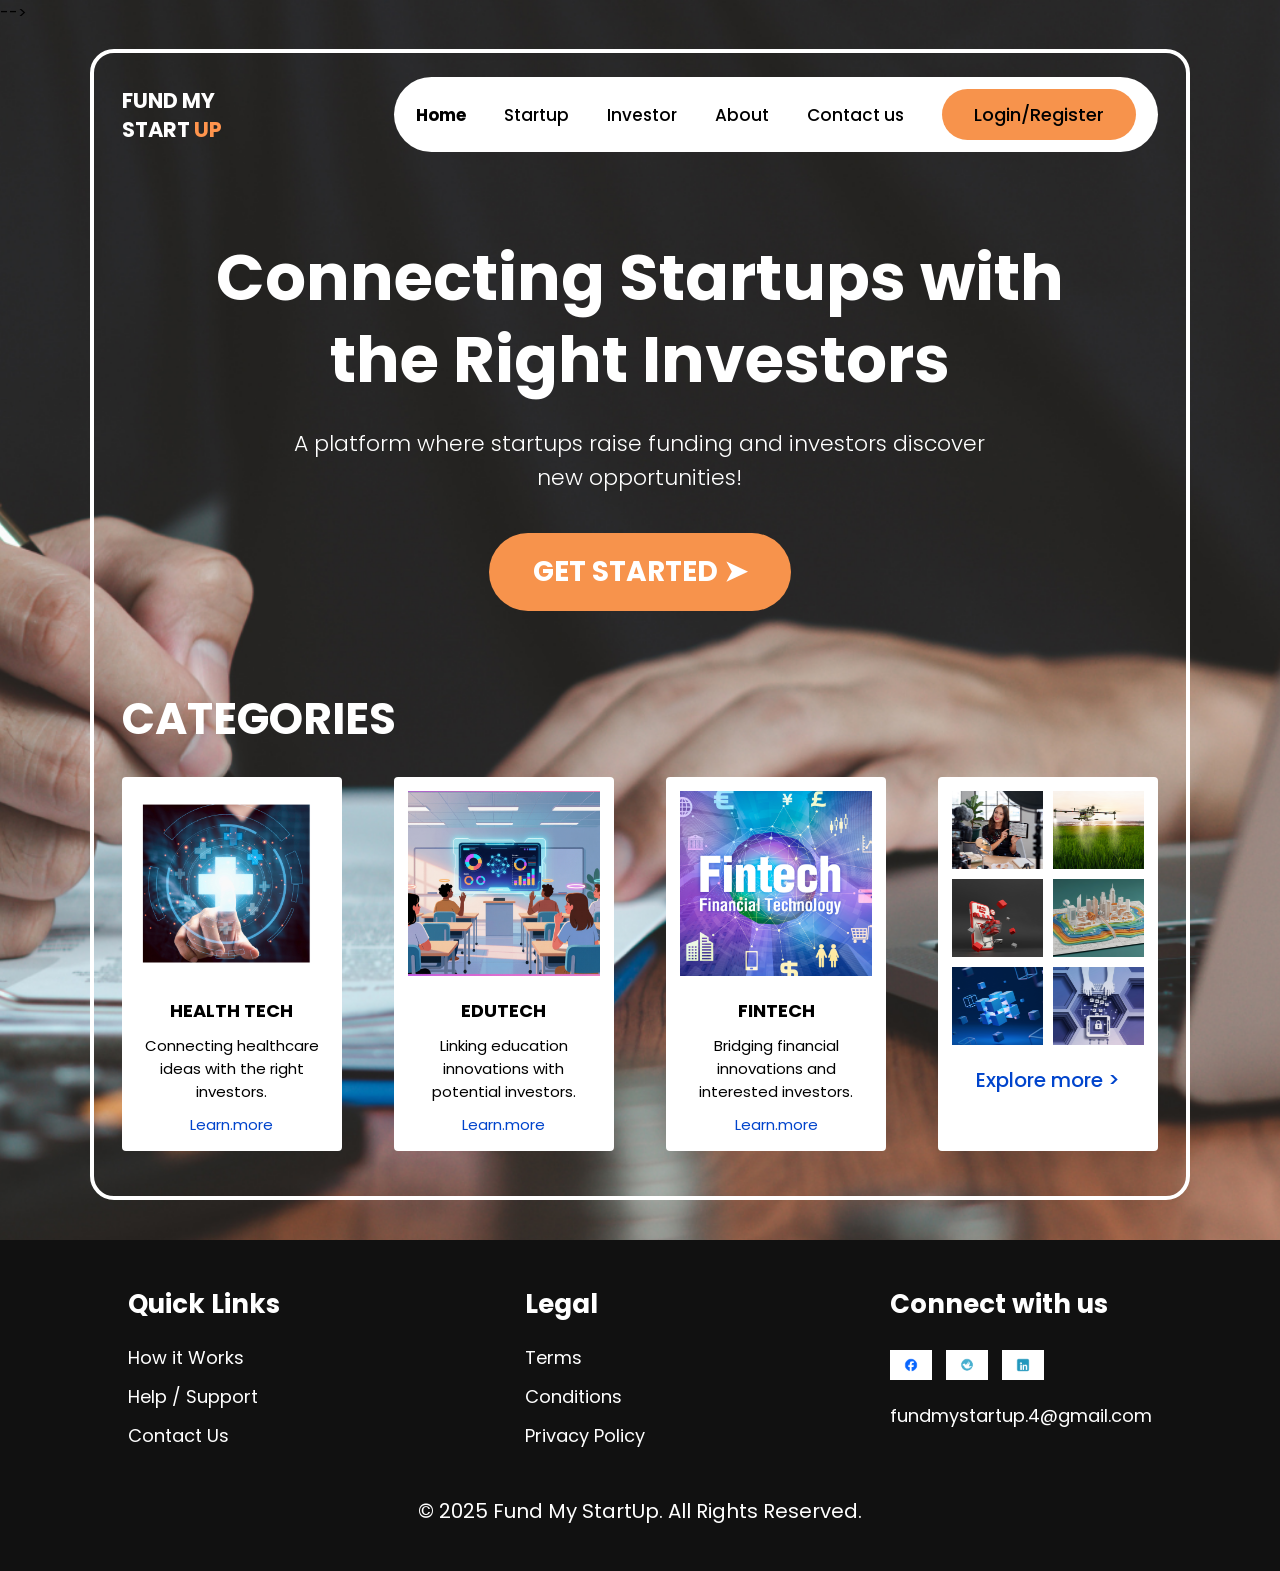
<file: frontend/index.html>
<!DOCTYPE html>
<html lang="en">
<head>
    <meta charset="UTF-8">
    <meta name="viewport" content="width=device-width, initial-scale=1.0">
    <title>Fund My Startup</title>

    <!-- CSS LINK -->
    <link rel="stylesheet" href="css/style.css">

    <!-- GOOGLE FONT -->
    <link href="https://fonts.googleapis.com/css2?family=Poppins:wght@300;400;500;600;700;800&display=swap" rel="stylesheet"> -->
</head>

<body>
<!-- ================= MAIN CONTAINER ================= -->

<div class="main-container">

    <!-- ================= NAVBAR ================= -->

    <header>

        <!-- LOGO -->
        <div class="logo">
            <h2>FUND MY</h2>
            <h2>START <span>UP</span></h2>
        </div>

        <!-- NAVBAR -->
        <nav>

            <a href="index.html" class="active">Home</a>
            <a href="startup.html">Startup</a>
            <a href="investor.html">Investor</a>
            <a href="about.html">About</a>
            <a href="contact.html">Contact us</a>

            <!-- DROPDOWN -->
            <div class="dropdown">

                <button class="login-btn">
                    Login/Register
                </button>

                <div class="dropdown-content">
                    <a href="startup-register.html">Register as Startup</a>
                    <a href="investor-register.html">Register as Investor</a>
                    <a href="login.html">Login</a>
                </div>

            </div>

        </nav>

    </header>

    <!-- ================= HERO SECTION ================= -->

    <section class="hero">

        <h1>
            Connecting Startups with <br>
            the Right Investors
        </h1>

        <p>
            A platform where startups raise funding and investors discover
            new opportunities!
        </p>

        <button class="hero-btn">
            GET STARTED ➤
        </button>

    </section>

    <!-- ================= CATEGORIES ================= -->

    <section class="categories">

        <h2>CATEGORIES</h2>

        <div class="cards">

            <!-- CARD 1 -->
            <div class="card">

                <img src="images/health.png" alt="health">

                <h3>HEALTH TECH</h3>

                <p>
                    Connecting healthcare ideas with the right investors.
                </p>

                <a href="#">Learn.more</a>

            </div>

            <!-- CARD 2 -->
            <div class="card">

                <img src="images/edutech.png" alt="edutech">

                <h3>EDUTECH</h3>

                <p>
                    Linking education innovations with potential investors.
                </p>

                <a href="#">Learn.more</a>

            </div>

            <!-- CARD 3 -->
            <div class="card">

                <img src="images/fintech.png" alt="fintech">

                <h3>FINTECH</h3>

                <p>
                    Bridging financial innovations and interested investors.
                </p>

                <a href="#">Learn.more</a>

            </div>

            <!-- CARD 4 -->
            <div class="card explore-card">

                <div class="explore-grid">

                    <img src="images/explore1.png">
                    <img src="images/explore2.png">
                    <img src="images/explore3.png">
                    <img src="images/explore4.png">
                    <img src="images/explore5.png">
                    <img src="images/explore6.png">

                </div>

                <h4>Explore more ></h4>

            </div>

        </div>

    </section>

</div>

<!-- ================= FOOTER ================= -->

<footer>

    <div class="footer-container">

        <!-- QUICK LINKS -->
        <div class="footer-box">

            <h3>Quick Links</h3>

            <a href="how-it-works.html">How it Works</a>
            <a href="help.html">Help / Support</a>
            <a href="contact.html">Contact Us</a>

        </div>

        <!-- LEGAL -->
        <div class="footer-box">

            <h3>Legal</h3>

            <a href="terms.html">Terms</a>
            <a href="conditions.html">Conditions</a>
            <a href="privacy.html">Privacy Policy</a>

        </div>

        <!-- CONTACT -->
        <div class="footer-box">

            <h3>Connect with us</h3>

            <div class="social-icons">

                <img src="images/facebook.png">
                <img src="images/twitter.png">
                <img src="images/linkedin.png">

            </div>

            <p>fundmystartup.4@gmail.com</p>

        </div>

    </div>

    <p class="copyright">
        © 2025 Fund My StartUp. All Rights Reserved.
    </p>

</footer>

<!-- JS -->
<script src="js/script.js"></script>

</body>
</html>
</file>
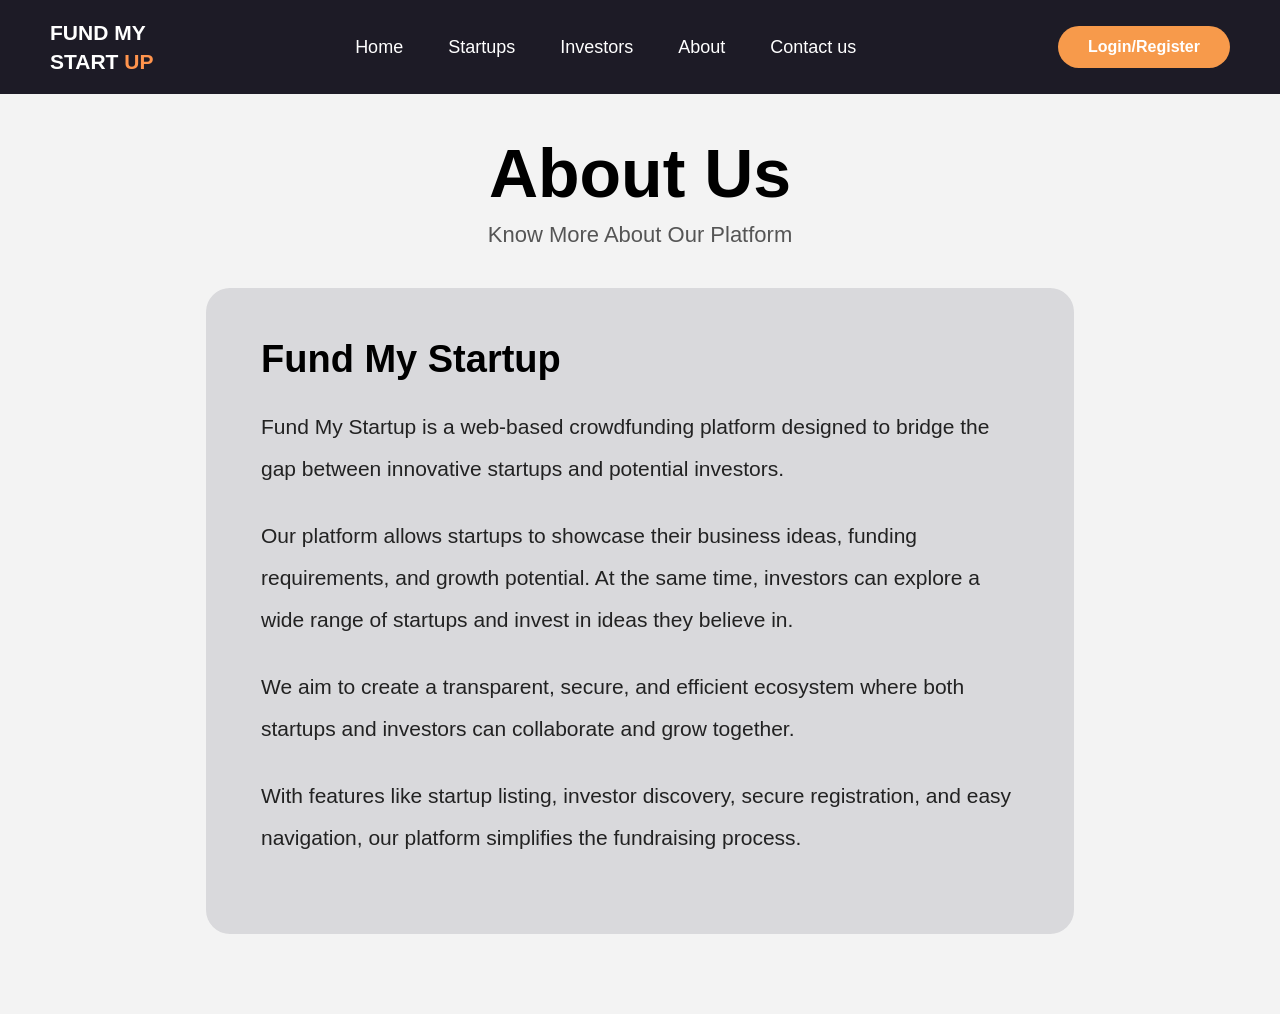
<file: frontend/about.html>
<!DOCTYPE html>
<html lang="en">
<head>
    <meta charset="UTF-8">
    <meta name="viewport" content="width=device-width, initial-scale=1.0">
    <title>About Us - Fund My Startup</title>

    <link rel="stylesheet" href="css/about.css">

    <!-- Google Font -->
    <!-- <link href="https://fonts.googleapis.com/css2?family=Poppins:wght@300;400;500;600;700;800&display=swap" rel="stylesheet"> -->
</head>

<body>

    <!-- ================= NAVBAR ================= -->

    <nav class="navbar">

     <!-- LOGO -->
        <div class="logo">
            <h2>FUND MY</h2>
            <h2>START <span>UP</span></h2>
        </div>

        <div class="nav-links">

        <a href="index.html">Home</a>

        <a href="startups.html">Startups</a>

        <a href="investors.html">Investors</a>

        <a href="about.html">About</a>

        <a href="contact.html">Contact us</a>

    </div>

        <!-- LOGIN DROPDOWN -->

        <div class="dropdown">

            <button class="login-btn">
                Login/Register
            </button>

            <div class="dropdown-content">

                <a href="startup-register.html">
                    Register as Startup
                </a>

                <a href="investor-register.html">
                    Register as Investor
                </a>

                <a href="login.html">
                    Login
                </a>

            </div>

        </div>

    </nav>

    <!-- ABOUT SECTION -->
    <section class="about-section">

        <h1>About Us</h1>

        <p class="subtitle">
            Know More About Our Platform
        </p>


        <!-- ABOUT CARD -->
        <div class="about-card">

            <div class="about-content">

                <h2>Fund My Startup</h2>

                <p>
                    Fund My Startup is a web-based crowdfunding platform designed to bridge the gap between innovative startups and potential investors.
                </p>

                <p>
                    Our platform allows startups to showcase their business ideas, funding requirements, and growth potential. At the same time, investors can explore a wide range of startups and invest in ideas they believe in.
                </p>

                <p>
                    We aim to create a transparent, secure, and efficient ecosystem where both startups and investors can collaborate and grow together.
                </p>

                <p>
                    With features like startup listing, investor discovery, secure registration, and easy navigation, our platform simplifies the fundraising process.
                </p>

            </div>

        </div>

    </section>

</body>
</html>
</file>
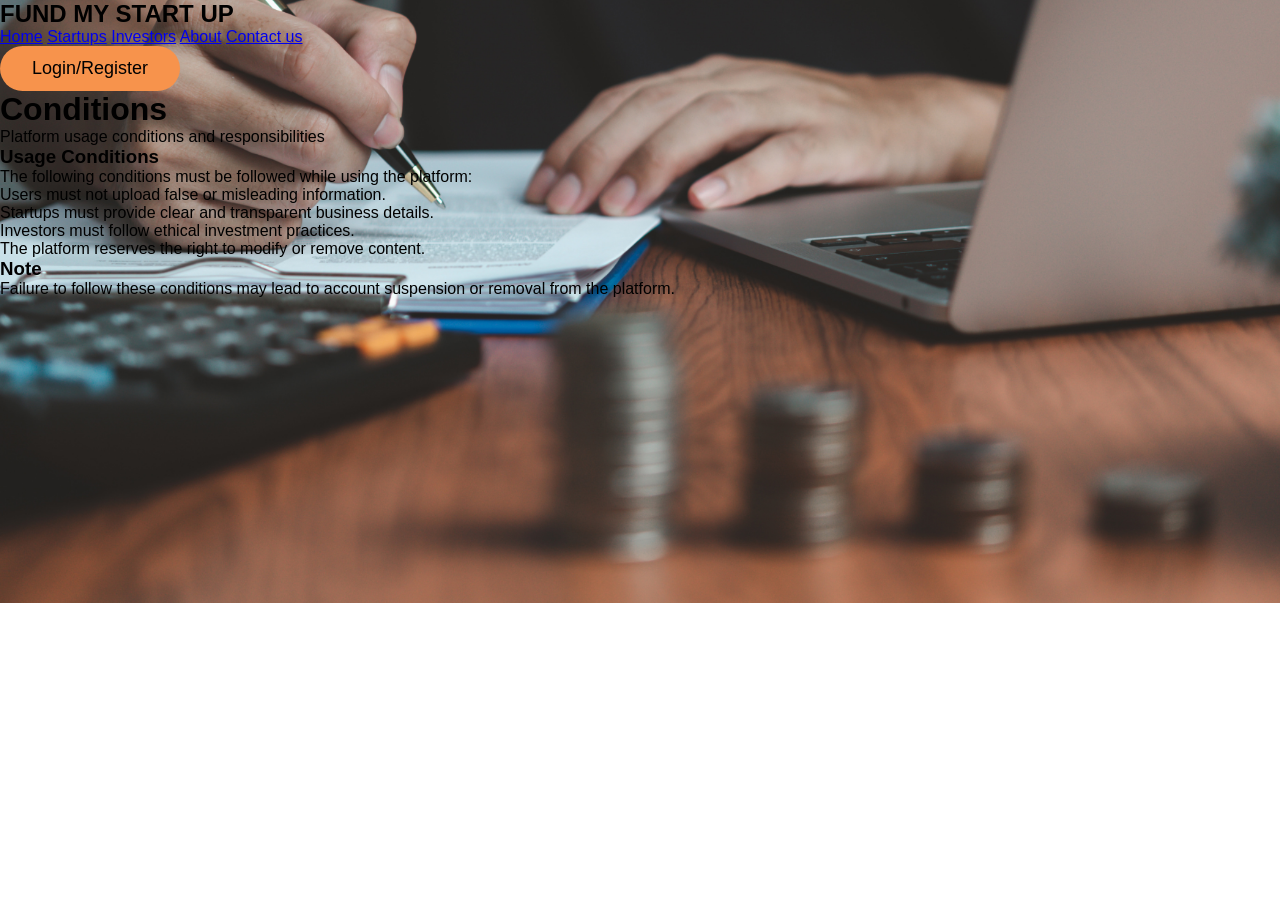
<file: frontend/conditions.html>
<!DOCTYPE html>
<html lang="en">
<head>
    <meta charset="UTF-8">
    <title>Conditions</title>
    <link rel="stylesheet" href="css/style.css">
</head>

<body>

<!-- NAVBAR -->
<div class="navbar">
    <h2>FUND MY <span>START UP</span></h2>
</div>
<div class="nav-links">

        <a href="index.html">Home</a>

        <a href="startups.html">Startups</a>

        <a href="investors.html">Investors</a>

        <a href="about.html">About</a>

        <a href="contact.html">Contact us</a>

    </div>
    <!-- LOGIN DROPDOWN -->

        <div class="dropdown">

            <button class="login-btn">
                Login/Register
            </button>

            <div class="dropdown-content">

                <a href="startup-register.html">
                    Register as Startup
                </a>

                <a href="investor-register.html">
                    Register as Investor
                </a>

                <a href="login.html">
                    Login
                </a>

            </div>

        </div>

<!-- HEADER -->
<div class="header">
    <h1>Conditions</h1>
    <p>Platform usage conditions and responsibilities</p>
</div>

<!-- MAIN CONTENT -->
<div class="form-container">

    <h3>Usage Conditions</h3>

    <p>
        The following conditions must be followed while using the platform:
    </p>

    <ul>
        <li>Users must not upload false or misleading information.</li>
        <li>Startups must provide clear and transparent business details.</li>
        <li>Investors must follow ethical investment practices.</li>
        <li>The platform reserves the right to modify or remove content.</li>
    </ul>

    <h3>Note</h3>

    <p>
        Failure to follow these conditions may lead to account suspension or removal from the platform.
    </p>

</div>

</body>
</html>
</file>
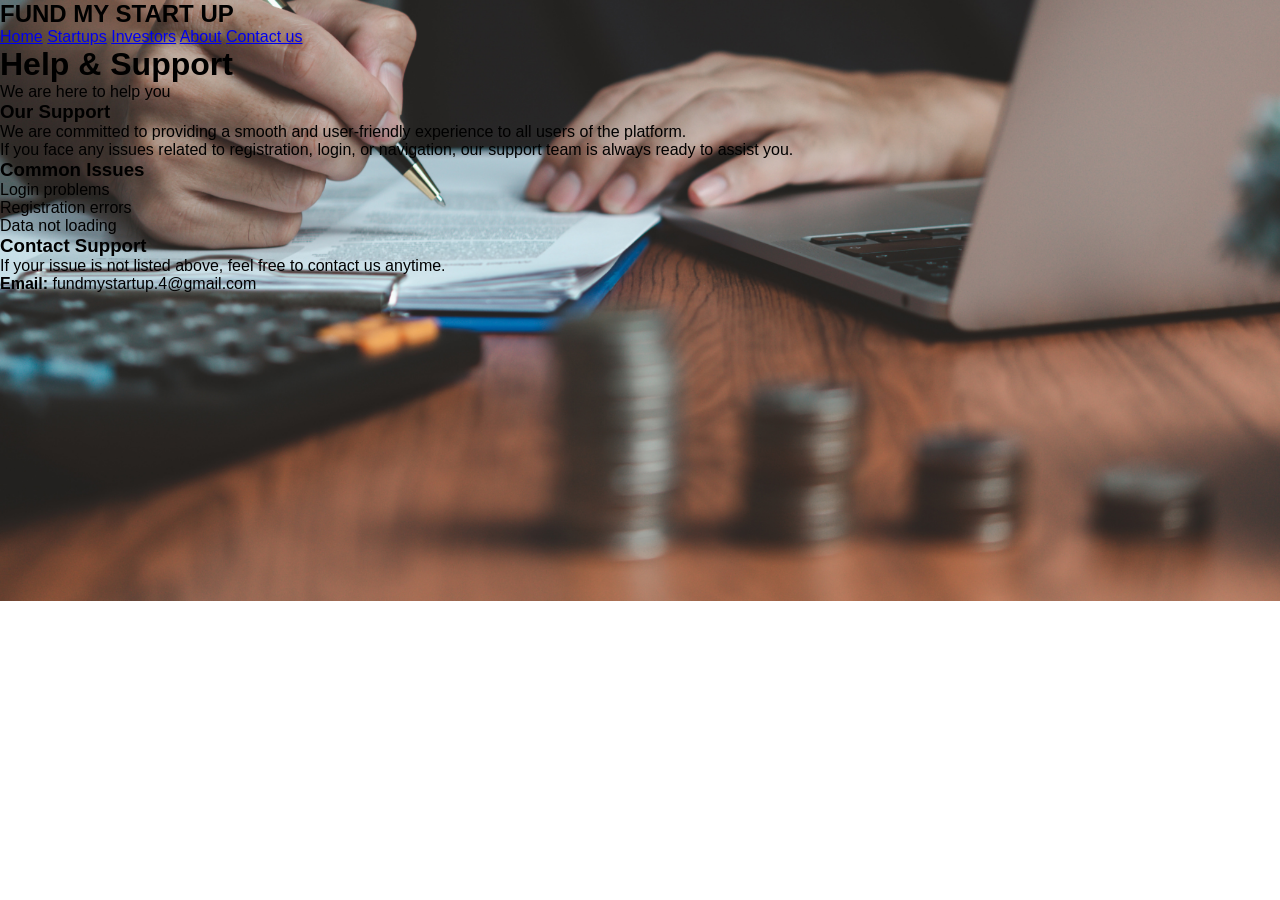
<file: frontend/help.html>
<!DOCTYPE html>
<html lang="en">
<head>
    <meta charset="UTF-8">
    <title>Help & Support</title>
    <link rel="stylesheet" href="css/style.css">
</head>

<body>

<!-- NAVBAR -->
<div class="navbar">
    <h2>FUND MY <span>START UP</span></h2>
</div>
<div class="nav-links">

        <a href="index.html">Home</a>

        <a href="startups.html">Startups</a>

        <a href="investors.html">Investors</a>

        <a href="about.html">About</a>

        <a href="contact.html">Contact us</a>

    </div>

<!-- HEADER -->
<div class="header">
    <h1>Help & Support</h1>
    <p>We are here to help you</p>
</div>

<!-- MAIN CONTENT -->
<div class="form-container">

    <h3>Our Support</h3>

    <p>
        We are committed to providing a smooth and user-friendly experience to all users of the platform.
    </p>

    <p>
        If you face any issues related to registration, login, or navigation, our support team is always ready to assist you.
    </p>

    <h3>Common Issues</h3>

    <ul>
        <li>Login problems</li>
        <li>Registration errors</li>
        <li>Data not loading</li>
    </ul>

    <h3>Contact Support</h3>

    <p>
        If your issue is not listed above, feel free to contact us anytime.
    </p>

    <p>
        <b>Email:</b> fundmystartup.4@gmail.com
    </p>

</div>

</body>
</html>
</file>
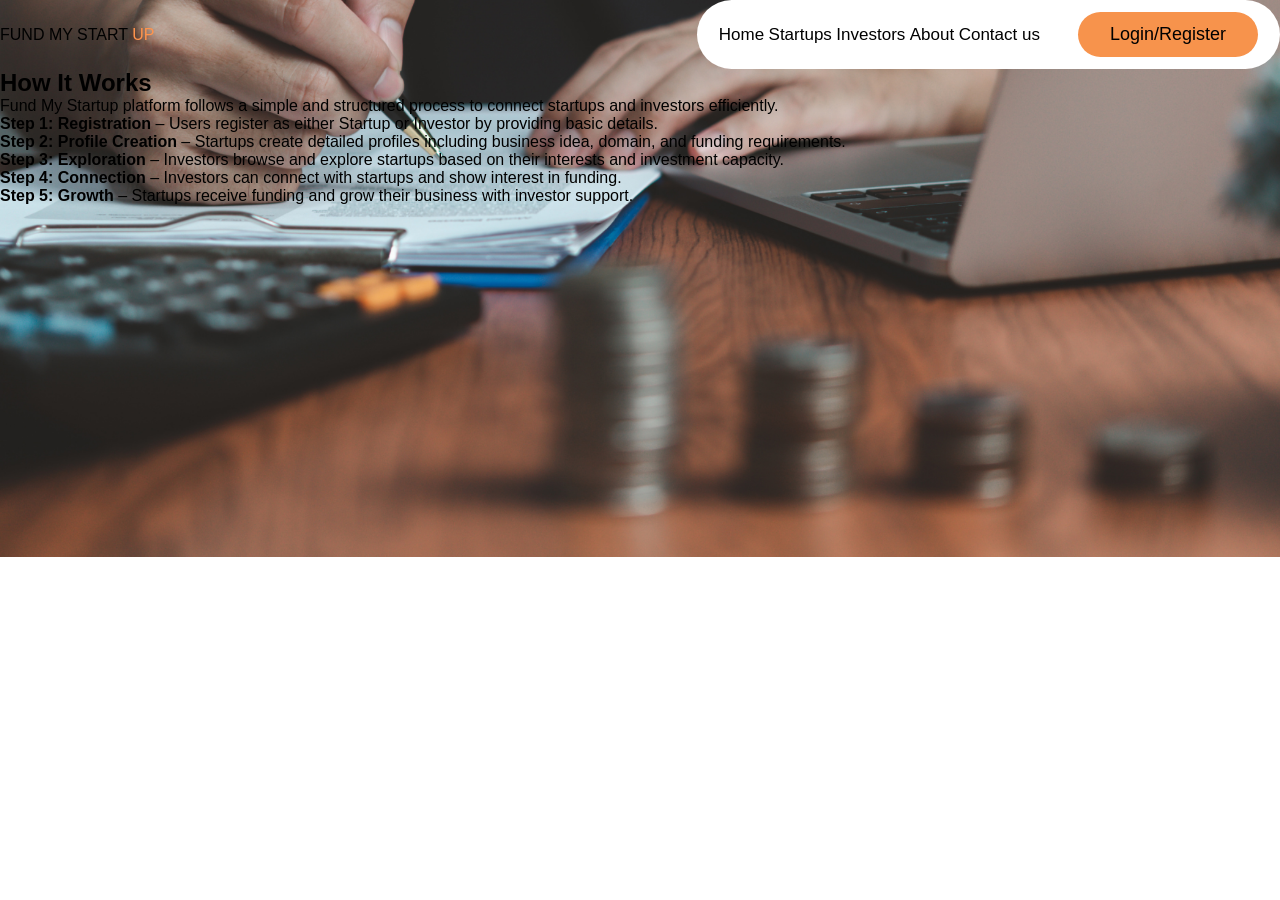
<file: frontend/how-it-works.html>
<!DOCTYPE html>
<html>
<head>
<title>How It Works</title>
<link rel="stylesheet" href="css/style.css">
</head>
<body>

<!-- NAVBAR -->
<header>
<div class="logo">FUND MY START <span>UP</span></div>
<nav>
<div class="nav-links">

        <a href="index.html">Home</a>

        <a href="startups.html">Startups</a>

        <a href="investors.html">Investors</a>

        <a href="about.html">About</a>

        <a href="contact.html">Contact us</a>

    </div>
    <!-- LOGIN DROPDOWN -->

        <div class="dropdown">

            <button class="login-btn">
                Login/Register
            </button>

            <div class="dropdown-content">

                <a href="startup-register.html">
                    Register as Startup
                </a>

                <a href="investor-register.html">
                    Register as Investor
                </a>

                <a href="login.html">
                    Login
                </a>

            </div>

        </div>
</nav>
</header>

<section class="container">
<h2>How It Works</h2>

<p>
Fund My Startup platform follows a simple and structured process to connect startups and investors efficiently.
</p>

<p><b>Step 1: Registration</b> – Users register as either Startup or Investor by providing basic details.</p>

<p><b>Step 2: Profile Creation</b> – Startups create detailed profiles including business idea, domain, and funding requirements.</p>

<p><b>Step 3: Exploration</b> – Investors browse and explore startups based on their interests and investment capacity.</p>

<p><b>Step 4: Connection</b> – Investors can connect with startups and show interest in funding.</p>

<p><b>Step 5: Growth</b> – Startups receive funding and grow their business with investor support.</p>

</section>
 </footer>

</body>
</html>
</file>
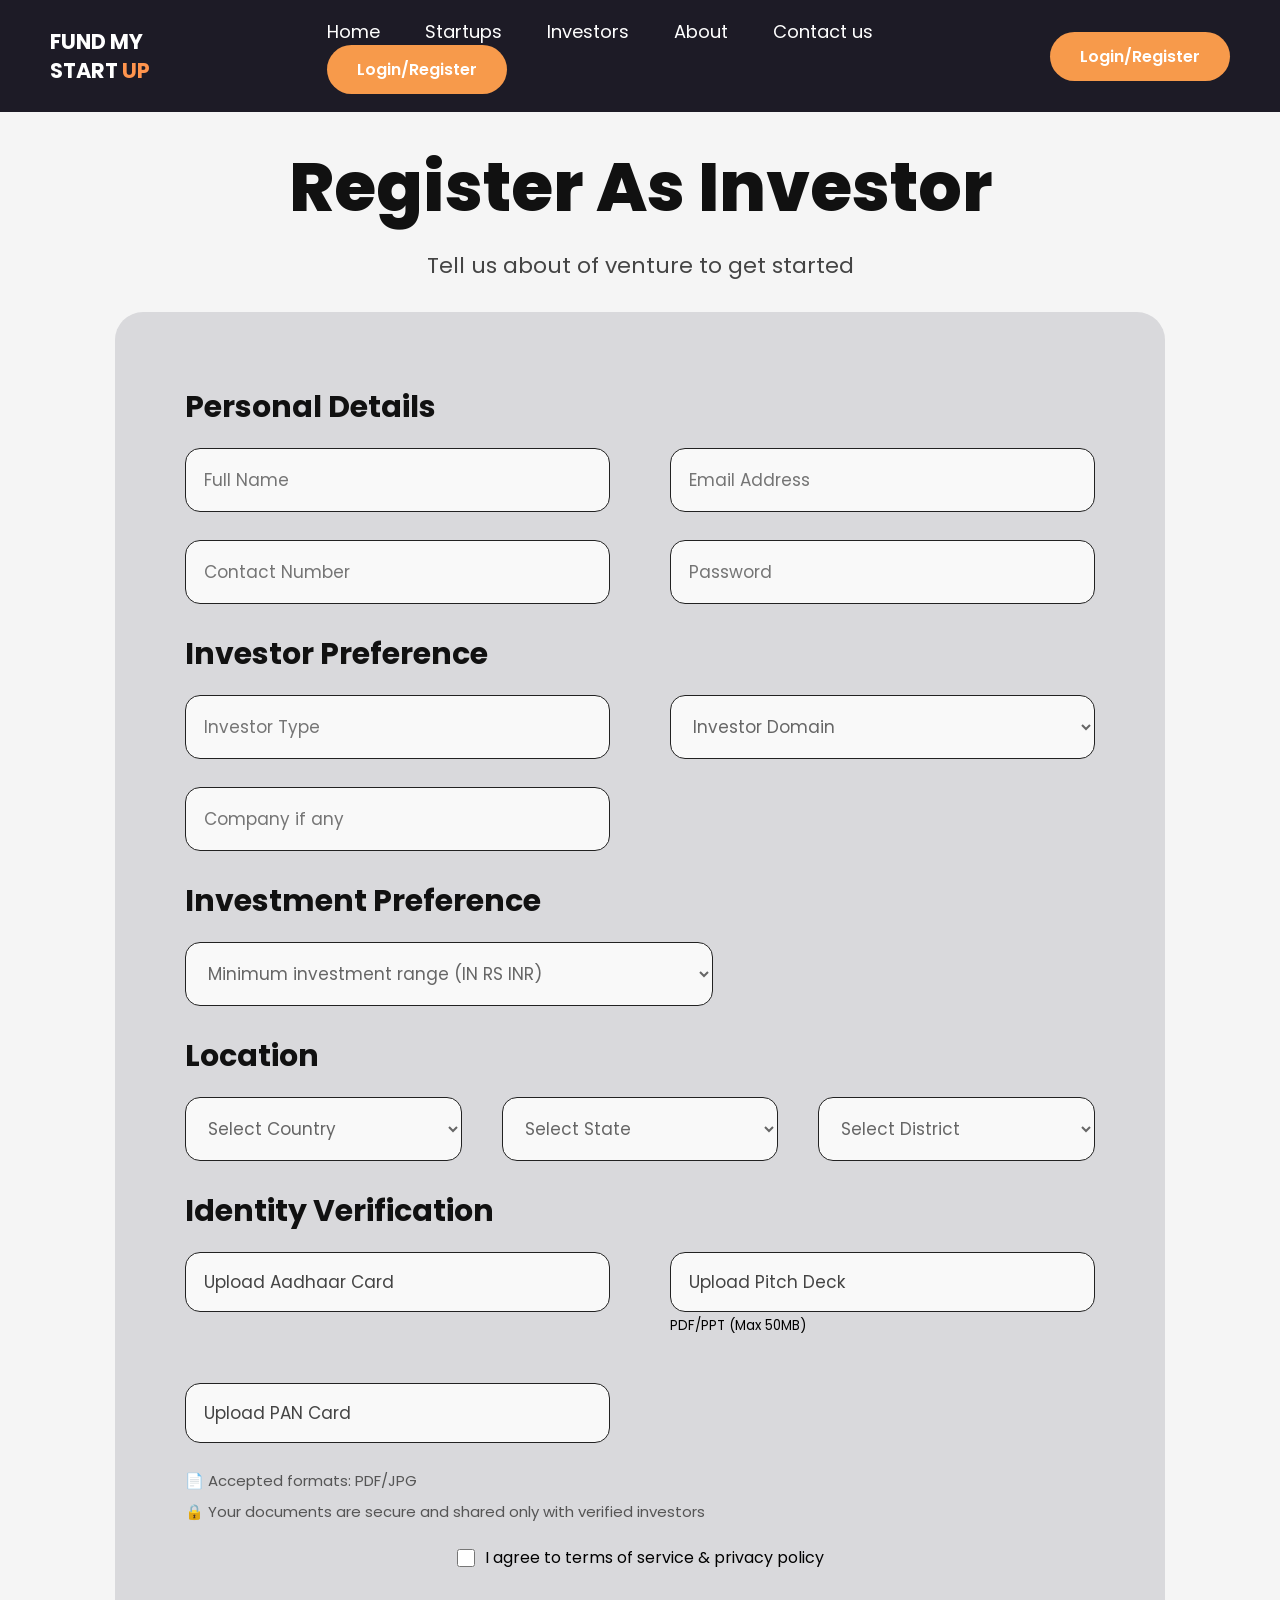
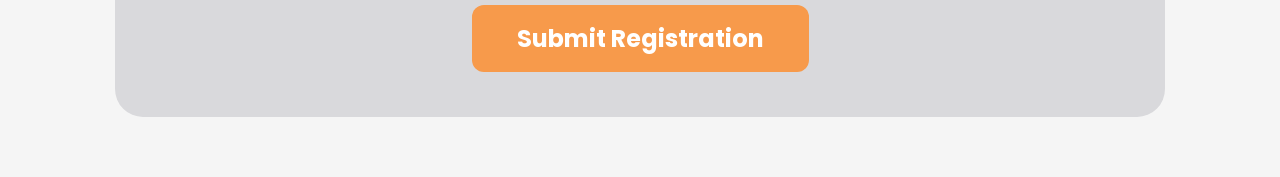
<file: frontend/investor-register.html>
<!DOCTYPE html>
<html lang="en">
<head>
    <meta charset="UTF-8">
    <meta name="viewport" content="width=device-width, initial-scale=1.0">
    <title>Register As Startup</title>

    <!-- CSS -->
    <link rel="stylesheet" href="css/startup-register.css">

    <!-- GOOGLE FONT -->
    <link href="https://fonts.googleapis.com/css2?family=Poppins:wght@300;400;500;600;700;800&display=swap" rel="stylesheet">
</head>

<body class="light-page">

<!-- ================= NAVBAR ================= -->

  <nav class="navbar">

     <!-- LOGO -->
        <div class="logo">
            <h2>FUND MY</h2>
            <h2>START <span>UP</span></h2>
        </div>

        <nav>

        <div class="nav-links">

        <a href="index.html">Home</a>

        <a href="startups.html">Startups</a>

        <a href="investors.html">Investors</a>

        <a href="about.html">About</a>

        <a href="contact.html">Contact us</a>

        </div>

            <!-- DROPDOWN -->
            <div class="dropdown">

                <button class="login-btn">
                    Login/Register
                </button>

                <div class="dropdown-content">
                    <a href="startup-register.html">Register as Startup</a>
                    <a href="investor-register.html">Register as Investor</a>
                    <a href="login.html">Login</a>
                </div>

            </div>

        </nav>

        <!-- LOGIN DROPDOWN -->

        <div class="dropdown">

            <button class="login-btn">
                Login/Register
            </button>

            <div class="dropdown-content">

                <a href="startup-register.html">
                    Register as Startup
                </a>

                <a href="investor-register.html">
                    Register as Investor
                </a>

                <a href="login.html">
                    Login
                </a>

            </div>

        </div>

  </nav>

<!-- ================= PAGE HEADING ================= -->

<section class="register-heading">

    <h1>Register As Investor</h1>

    <p>
        Tell us about of venture to get started
    </p>

</section>

<!-- ================= FORM CONTAINER ================= -->

<section class="register-container">

    <form id="startupForm">

        <!-- PERSONAL DETAILS -->

        <h2>Personal Details</h2>

        <div class="grid-2">

            <input type="text" placeholder="Full Name" required>

            <input type="email" placeholder="Email Address" required>

            <input type="text" placeholder="Contact Number" required>

            <input type="password" placeholder="Password" required>

        </div>

        <h2>Investor Preference</h2>

        <div class="grid-2">

            <input type="text" placeholder="Investor Type" required>
            <select required>
                <option>Investor Domain</option>
                <option>Health Tech</option>
                <option>EdTech</option>
                <option>FinTech</option>
                <option>AI & ML</option>
                <option>E-Commerce</option>
                <option>Food Tech</option>
            </select>
            <input type="text" placeholder="Company if any" required>

        </div>

        <!-- FUNDING -->

        <h2>Investment Preference</h2>
    <div class="row">
        <div class="funding-box">

                <select id="investmentRange">

                    <option>Minimum investment range (IN RS INR)</option>

                    <option>10,000 - 50,000</option>

                    <option>50,000 - 2,00,000</option>

                    <option>2,00,000 - 5,00,000</option>

                    <option>5,00,000 - 10,00,000</option>

                    <option>10,00,000 - 50,00,000</option>

                    <option>50,00,000 - 1,00,00,000</option>

                    <option>Above 1 Crore</option>

                </select>
    </div>
        <!-- LOCATION -->

        <!-- LOCATION SECTION -->

<h2>Location</h2>

<div class="grid-3">

    <!-- COUNTRY -->

    <select required>

        <option value="">Select Country</option>

        <option>India</option>
        <option>United States</option>
        <option>United Kingdom</option>
        <option>Canada</option>
        <option>Australia</option>
        <option>Germany</option>
        <option>France</option>
        <option>Japan</option>
        <option>China</option>
        <option>Brazil</option>
        <option>Russia</option>
        <option>South Korea</option>
        <option>Singapore</option>
        <option>UAE</option>
        <option>South Africa</option>
        <option>New Zealand</option>
        <option>Italy</option>
        <option>Spain</option>
        <option>Mexico</option>
        <option>Indonesia</option>

    </select>

    <!-- STATE -->

    <select required>

        <option value="">Select State</option>

        <option>Andhra Pradesh</option>
        <option>Arunachal Pradesh</option>
        <option>Assam</option>
        <option>Bihar</option>
        <option>Chhattisgarh</option>
        <option>Goa</option>
        <option>Gujarat</option>
        <option>Haryana</option>
        <option>Himachal Pradesh</option>
        <option>Jharkhand</option>
        <option>Karnataka</option>
        <option>Kerala</option>
        <option>Madhya Pradesh</option>
        <option>Maharashtra</option>
        <option>Manipur</option>
        <option>Meghalaya</option>
        <option>Mizoram</option>
        <option>Nagaland</option>
        <option>Odisha</option>
        <option>Punjab</option>
        <option>Rajasthan</option>
        <option>Sikkim</option>
        <option>Tamil Nadu</option>
        <option>Telangana</option>
        <option>Tripura</option>
        <option>Uttar Pradesh</option>
        <option>Uttarakhand</option>
        <option>West Bengal</option>

    </select>

    <!-- DISTRICT -->

    <select required>

        <option value="">Select District</option>

        <!-- Madhya Pradesh -->
        <option>Bhopal</option>
        <option>Indore</option>
        <option>Dewas</option>
        <option>Ujjain</option>
        <option>Gwalior</option>
        <option>Jabalpur</option>

        <!-- Maharashtra -->
        <option>Mumbai</option>
        <option>Pune</option>
        <option>Nagpur</option>
        <option>Nashik</option>

        <!-- Rajasthan -->
        <option>Jaipur</option>
        <option>Jodhpur</option>
        <option>Udaipur</option>
        <option>Kota</option>

        <!-- Uttar Pradesh -->
        <option>Lucknow</option>
        <option>Kanpur</option>
        <option>Agra</option>
        <option>Varanasi</option>

        <!-- Gujarat -->
        <option>Ahmedabad</option>
        <option>Surat</option>
        <option>Vadodara</option>
        <option>Rajkot</option>

        <!-- Karnataka -->
        <option>Bengaluru</option>
        <option>Mysore</option>
        <option>Mangalore</option>

        <!-- Tamil Nadu -->
        <option>Chennai</option>
        <option>Coimbatore</option>
        <option>Madurai</option>

        <!-- Delhi -->
        <option>New Delhi</option>

    </select>

</div>

        <!-- DOCUMENTS -->

        <h2>Identity Verification</h2>

        <div class="grid-2">

            <div class="upload-box">

    <label for="aadhaarUpload">

        Upload Aadhaar Card

        <i class="fa-regular fa-file-lines"></i>

    </label>

              <input type="file" id="aadhaarUpload">

            </div>

            <div class="upload-box">
                <label for="pitchDeckUpload">
                    Upload Pitch Deck
                    <i class="fa-regular fa-file-lines"></i>
                </label>
                <input type="file" id="pitchDeckUpload">
                <small>PDF/PPT (Max 50MB)</small>
            </div>

            <div class="upload-box">

    <label for="panUpload">

        Upload PAN Card

        <i class="fa-regular fa-file-lines"></i>

    </label>

    <input type="file" id="panUpload">

</div>

        </div>

        <!-- NOTES -->

        <p class="note">
            📄 Accepted formats: PDF/JPG
        </p>

        <p class="note">
            🔒 Your documents are secure and shared only with verified investors
        </p>

        <!-- CHECKBOX -->

        <div class="checkbox-area">

            <input type="checkbox" required>

            <label>
                I agree to terms of service & privacy policy
            </label>

        </div>

        <!-- BUTTON -->

        <button type="submit" class="submit-btn">
            Submit Registration
        </button>

    </form>

</section>

<!-- JS -->
<script src="js/script.js"></script>

</body>
</html>
</file>
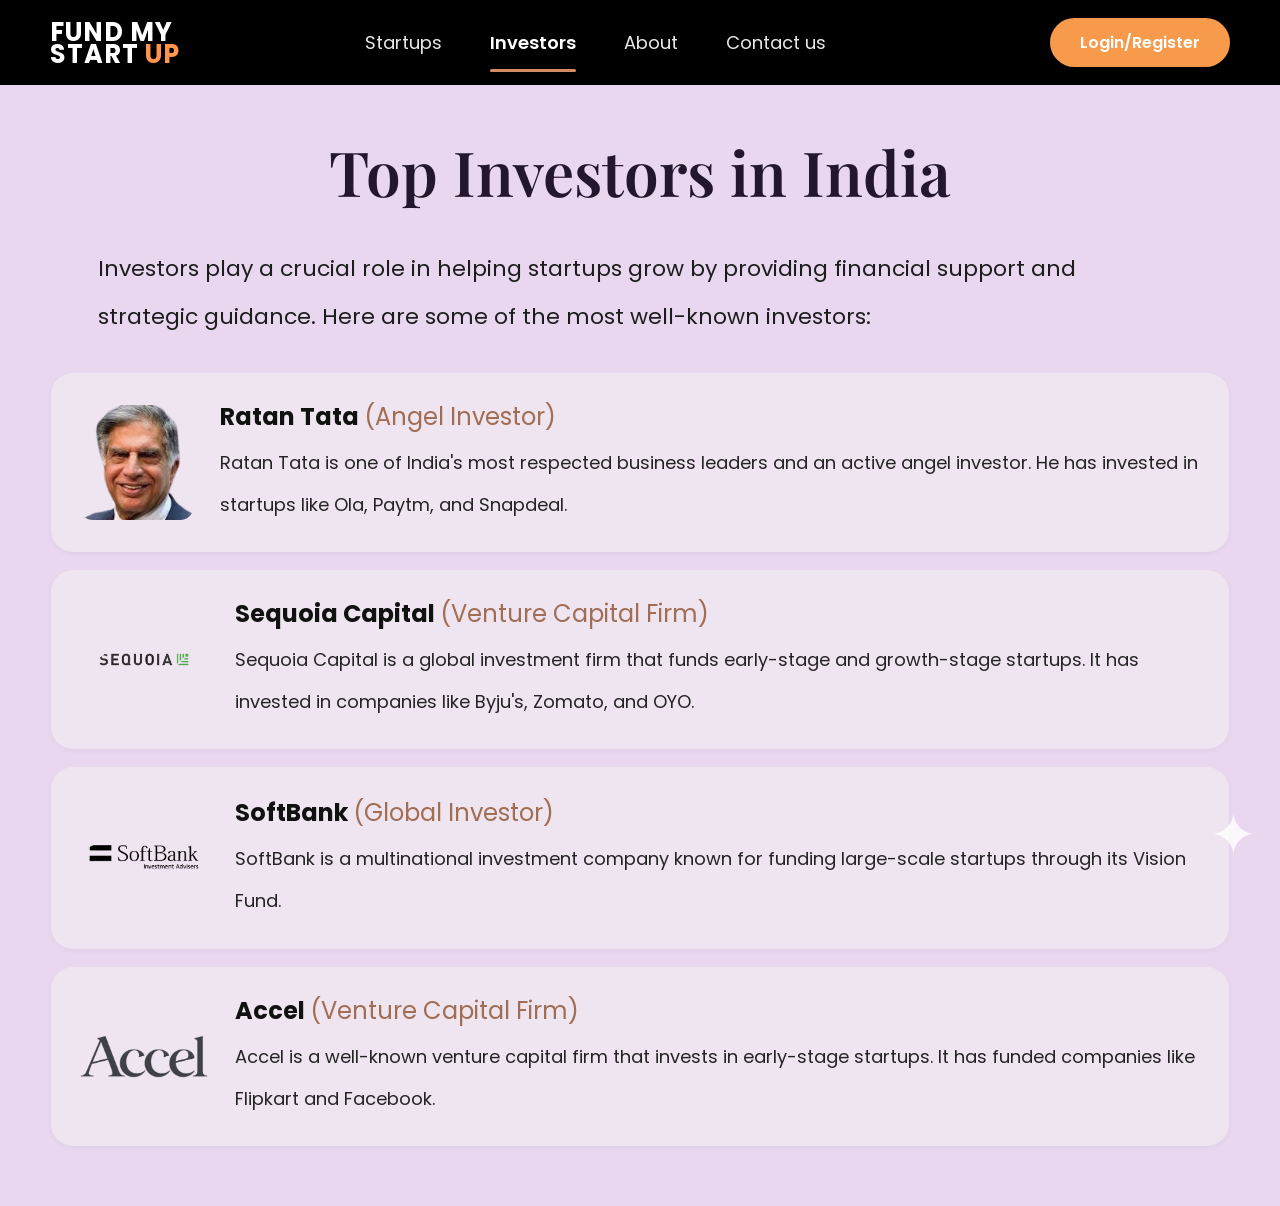
<file: frontend/investor.html>
<!DOCTYPE html>
<html lang="en">
<head>
  <meta charset="UTF-8" />
  <meta name="viewport" content="width=device-width, initial-scale=1.0"/>
  <title>Top Investors</title>

  <!-- Google Font -->
  <link rel="preconnect" href="https://fonts.googleapis.com">
  <link rel="preconnect" href="https://fonts.gstatic.com" crossorigin>

  <link href="https://fonts.googleapis.com/css2?family=Poppins:wght@300;400;500;600;700&family=Playfair+Display:wght@500;600;700&display=swap" rel="stylesheet">

  <link rel="stylesheet" href="css/investor.css">
</head>

<body>

<!-- ================= NAVBAR ================= -->

  <nav class="navbar">

     <!-- LOGO -->
        <div class="logo">
            <h2>FUND MY</h2>
            <h2>START <span>UP</span></h2>
        </div>

    <div class="nav-links">
        <a href="startups.html">Startups</a>
        <a href="investors.html" class="active">Investors</a>
        <a href="about.html">About</a>
        <a href="contact.html">Contact us</a>
    </div>

    <!-- LOGIN DROPDOWN -->

    <div class="dropdown">

            <button class="login-btn">
                Login/Register
            </button>

            <div class="dropdown-content">

                <a href="startup-register.html">
                    Register as Startup
                </a>

                <a href="investor-register.html">
                    Register as Investor
                </a>

                <a href="login.html">
                    Login
                </a>

            </div>

    </div>

  </nav>

  <!-- ================= MAIN SECTION ================= -->

  <section class="container">

    <h1 class="title">Top Investors in India</h1>

    <p class="subtitle">
      Investors play a crucial role in helping startups grow by providing financial
      support and strategic guidance. Here are some of the most well-known investors:
    </p>

    <!-- CARD 1 -->

    <div class="card">

      <img src="images\ratan_tata.png" alt="">

      <div class="card-content">
        <h2>Ratan Tata <span>(Angel Investor)</span></h2>

        <p>
          Ratan Tata is one of India's most respected business leaders and an
          active angel investor. He has invested in startups like Ola, Paytm, and
          Snapdeal.
        </p>
      </div>

    </div>

    <!-- CARD 2 -->

    <div class="card">

      <img class="logo-img" src="images\sequoia.png" alt="">

      <div class="card-content">
        <h2>Sequoia Capital <span>(Venture Capital Firm)</span></h2>

        <p>
          Sequoia Capital is a global investment firm that funds early-stage and
          growth-stage startups. It has invested in companies like Byju's,
          Zomato, and OYO.
        </p>
      </div>

    </div>

    <!-- CARD 3 -->

    <div class="card">

      <img class="logo-img" src="images\soft_bank.png" alt="">

      <div class="card-content">
        <h2>SoftBank <span>(Global Investor)</span></h2>

        <p>
          SoftBank is a multinational investment company known for funding
          large-scale startups through its Vision Fund.
        </p>
      </div>

    </div>

    <!-- CARD 4 -->

    <div class="card">

      <img class="logo-img" src="images\accel.png" alt="">

      <div class="card-content">
        <h2>Accel <span>(Venture Capital Firm)</span></h2>

        <p>
          Accel is a well-known venture capital firm that invests in early-stage
          startups. It has funded companies like Flipkart and Facebook.
        </p>
      </div>

    </div>

  </section>

  <div class="star">✦</div>

  <script src="js/script.js"></script>

</body>
</html>
</file>
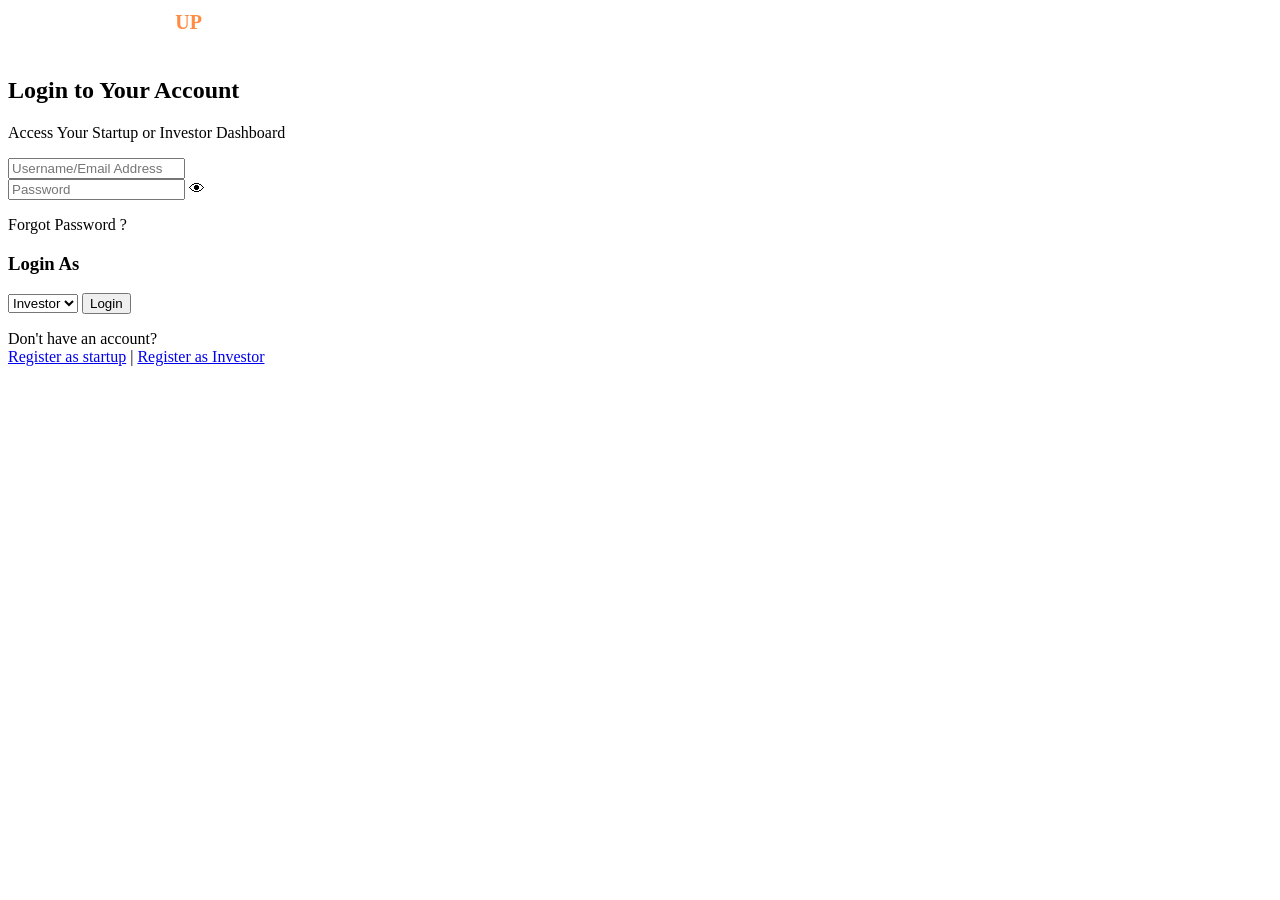
<file: frontend/login.html>
<!DOCTYPE html>
<html>
<head>
    <title>Login</title>
    <link rel="stylesheet" href="css/login.css">
</head>

<body class="login-body">

<!-- NAVBAR (same as index) -->
<header>
    <div class="logo">FUND MY START <span>UP</span></div>

    <nav>
        <a href="index.html">Home</a>
        <a href="startup.html">Startup</a>
        <a href="investor.html">Investor</a>
        <a href="about.html">About</a>
        <a href="contact.html">Contact</a>
    </nav>
</header>

<!-- LOGIN SECTION -->
<section class="login-section">

    <h1>Login to Your Account</h1>
    <p>Access Your Startup or Investor Dashboard</p>

    <div class="login-box">

        <input type="text" placeholder="Username/Email Address">

        <div class="password-field">
            <input type="password" id="password" placeholder="Password">
            <span onclick="togglePassword()">👁</span>
        </div>

        <p class="forgot">Forgot Password ?</p>

        <h3>Login As</h3>

        <select>
            <option>Investor</option>
            <option>Startup</option>
        </select>

        <button class="login-btn-main">Login</button>

        <p class="bottom-text">
            Don't have an account?
            <br>
            <a href="startup-register.html">Register as startup</a> |
            <a href="investor-register.html">Register as Investor</a>
        </p>

    </div>

</section>

<script src="js/script.js"></script>
</body>
</html>
</file>
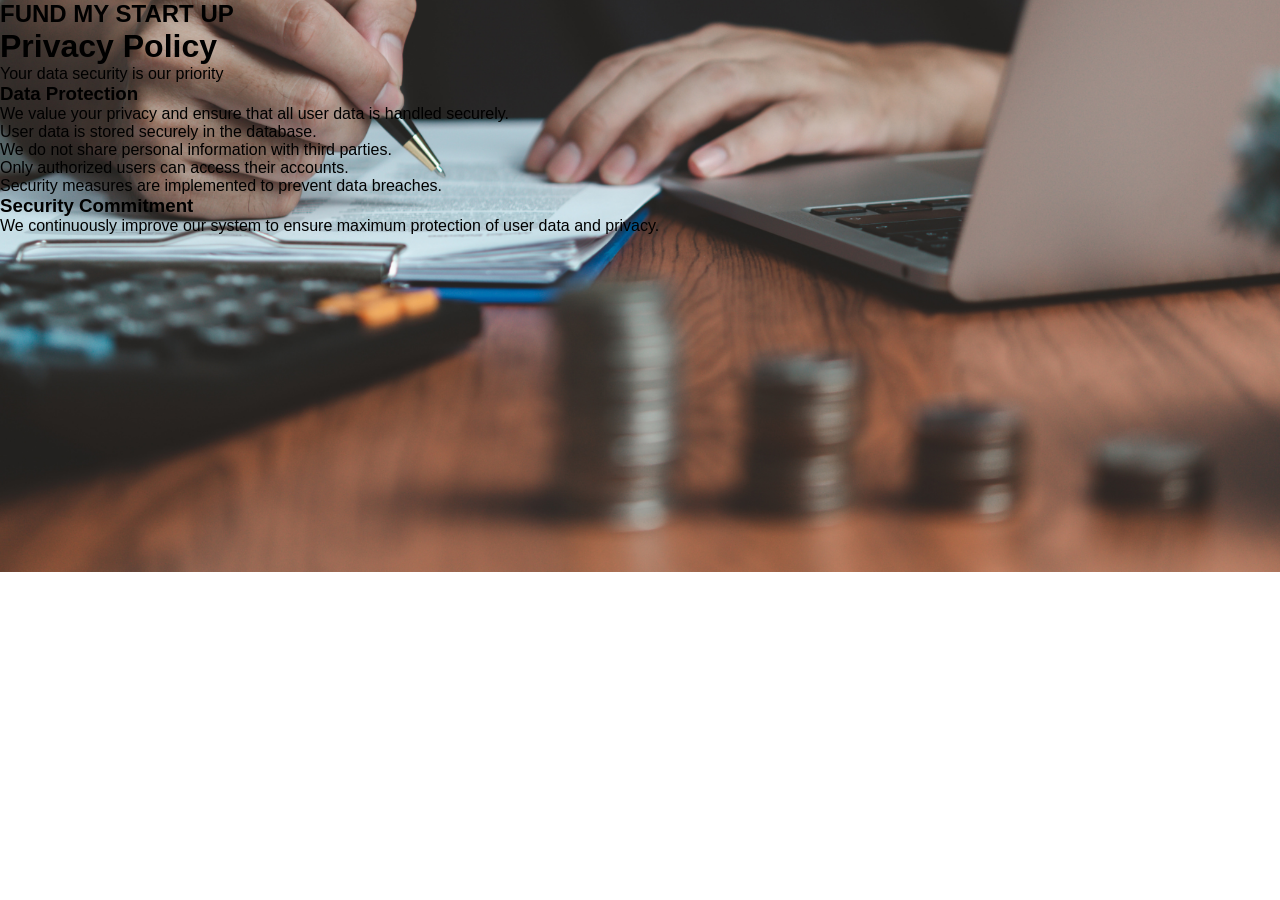
<file: frontend/privacy.html>
<!DOCTYPE html>
<html lang="en">
<head>
    <meta charset="UTF-8">
    <title>Privacy Policy</title>
    <link rel="stylesheet" href="css/style.css">
</head>

<body>

<!-- NAVBAR -->
<div class="navbar">
    <h2>FUND MY <span>START UP</span></h2>
</div>

<!-- HEADER -->
<div class="header">
    <h1>Privacy Policy</h1>
    <p>Your data security is our priority</p>
</div>

<!-- MAIN CONTENT -->
<div class="form-container">

    <h3>Data Protection</h3>

    <p>
        We value your privacy and ensure that all user data is handled securely.
    </p>

    <ul>
        <li>User data is stored securely in the database.</li>
        <li>We do not share personal information with third parties.</li>
        <li>Only authorized users can access their accounts.</li>
        <li>Security measures are implemented to prevent data breaches.</li>
    </ul>

    <h3>Security Commitment</h3>

    <p>
        We continuously improve our system to ensure maximum protection of user data and privacy.
    </p>

</div>

</body>
</html>
</file>
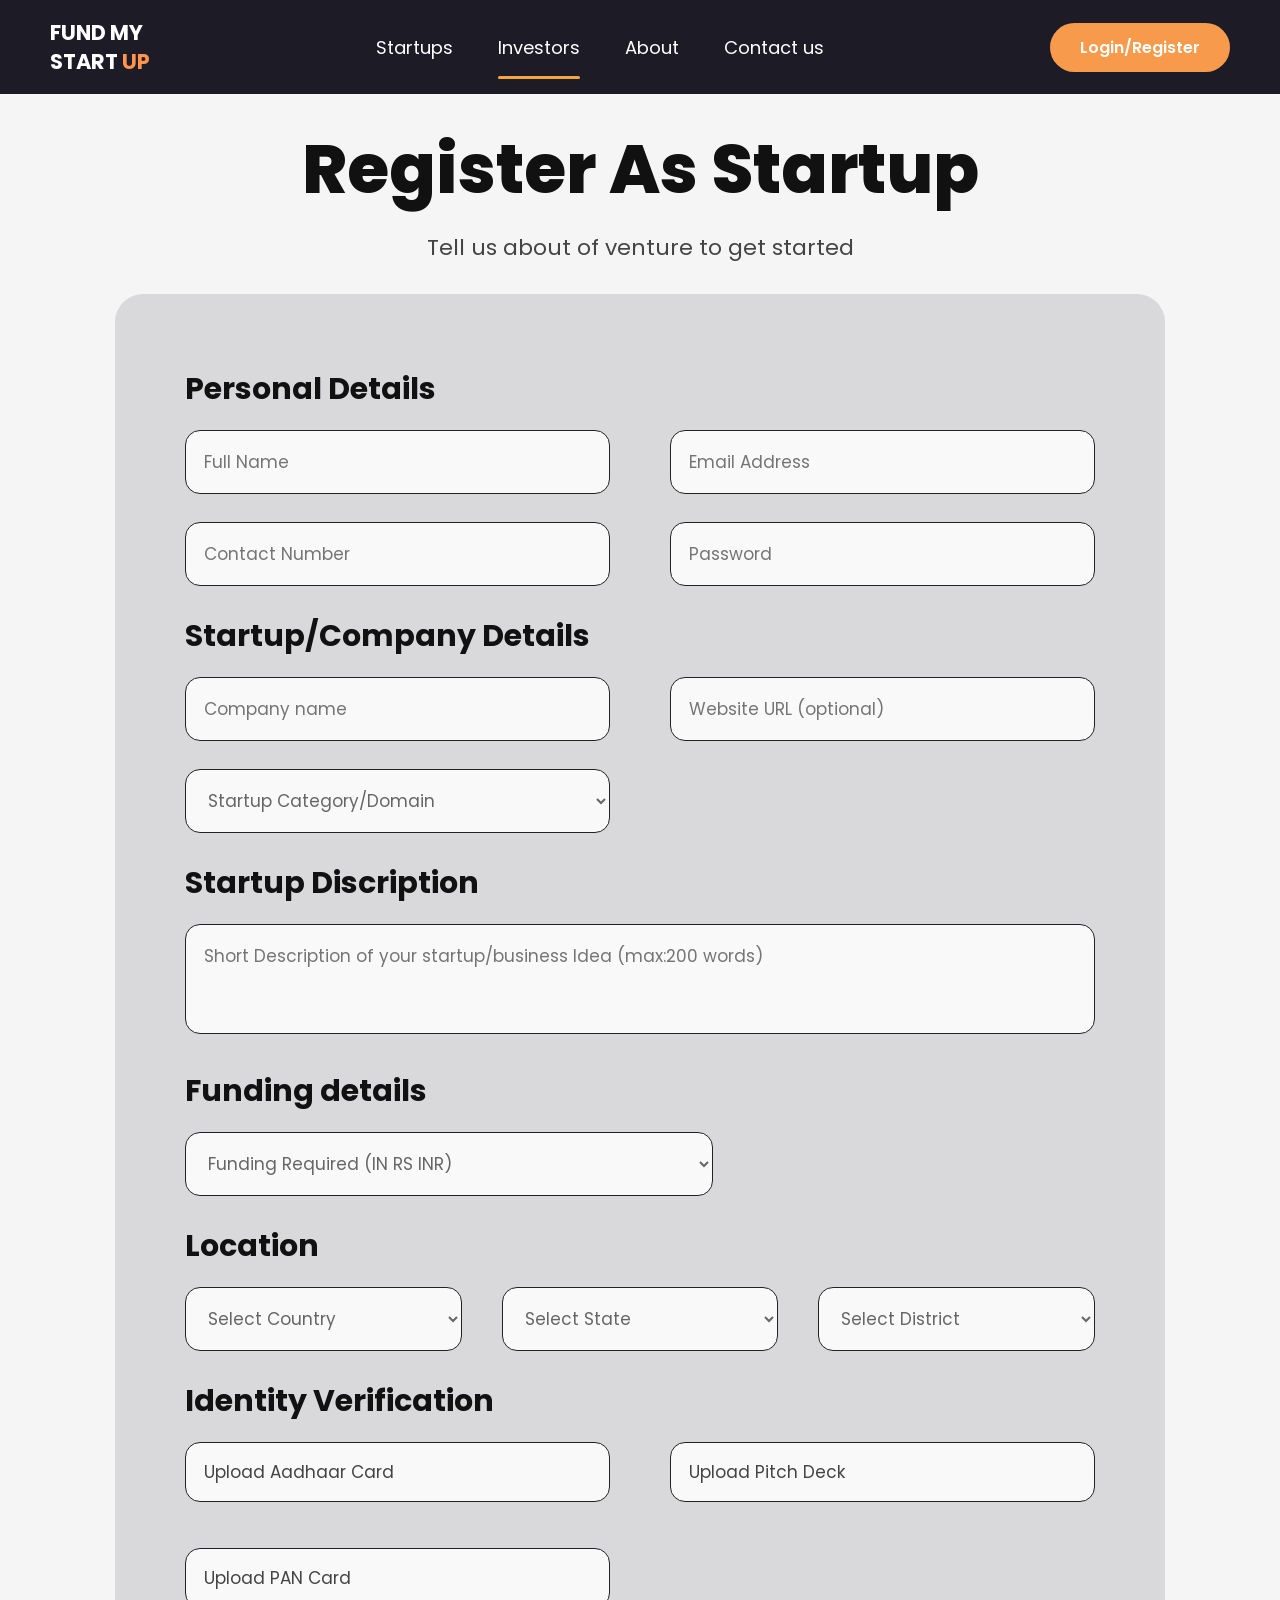
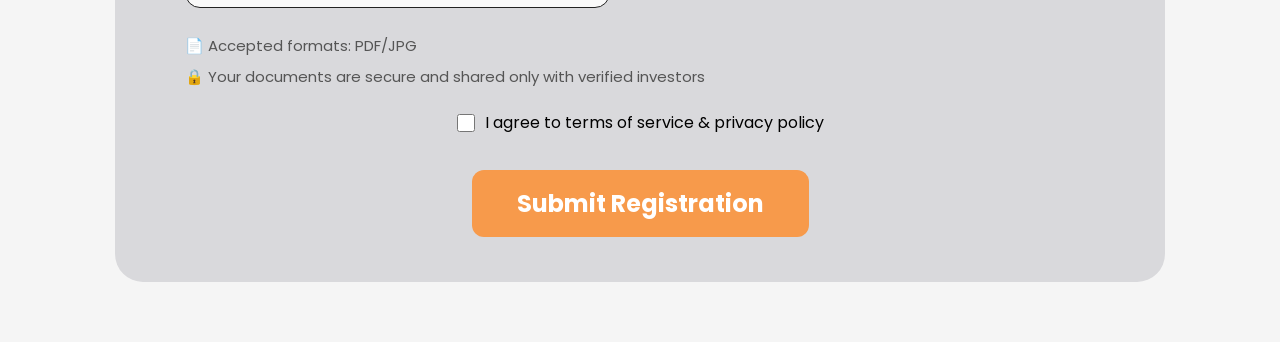
<file: frontend/startup-register.html>
<!DOCTYPE html>
<html lang="en">
<head>
    <meta charset="UTF-8">
    <meta name="viewport" content="width=device-width, initial-scale=1.0">
    <title>Register As Startup</title>

    <!-- CSS -->
    <link rel="stylesheet" href="css/startup-register.css">

    <!-- GOOGLE FONT -->
    <link href="https://fonts.googleapis.com/css2?family=Poppins:wght@300;400;500;600;700;800&display=swap" rel="stylesheet">
</head>

<body class="light-page">

<!-- ================= NAVBAR ================= -->

  <nav class="navbar">

     <!-- LOGO -->
        <div class="logo">
            <h2>FUND MY</h2>
            <h2>START <span>UP</span></h2>
        </div>

      <div class="nav-links">
        <a href="startups.html">Startups</a>
        <a href="investors.html" class="active">Investors</a>
        <a href="about.html">About</a>
        <a href="contact.html">Contact us</a>
        </div>

        <!-- LOGIN DROPDOWN -->

        <div class="dropdown">

            <button class="login-btn">
                Login/Register
            </button>

            <div class="dropdown-content">

                <a href="startup-register.html">
                    Register as Startup
                </a>

                <a href="investor-register.html">
                    Register as Investor
                </a>

                <a href="login.html">
                    Login
                </a>

            </div>

        </div>

  </nav>

<!-- ================= PAGE HEADING ================= -->

<section class="register-heading">

    <h1>Register As Startup</h1>

    <p>
        Tell us about of venture to get started
    </p>

</section>

<!-- ================= FORM CONTAINER ================= -->

<section class="register-container">

    <form id="startupForm">

        <!-- PERSONAL DETAILS -->

        <h2>Personal Details</h2>

        <div class="grid-2">

            <input type="text" placeholder="Full Name" required>

            <input type="email" placeholder="Email Address" required>

            <input type="text" placeholder="Contact Number" required>

            <input type="password" placeholder="Password" required>

        </div>

        <!-- COMPANY DETAILS -->

        <h2>Startup/Company Details</h2>

        <div class="grid-2">

            <input type="text" placeholder="Company name" required>

            <input type="text" placeholder="Website URL (optional)">

            <select required>
                <option>Startup Category/Domain</option>
                <option>Health Tech</option>
                <option>EdTech</option>
                <option>FinTech</option>
                <option>AI & ML</option>
                <option>E-Commerce</option>
                <option>Food Tech</option>
            </select>

        </div>
        <!-- FUNDING -->



        <!-- DESCRIPTION -->

        <h2>Startup Discription</h2>

        <textarea placeholder="Short Description of your startup/business Idea (max:200 words)"></textarea>
        <h2>Funding details</h2>

            <div class="funding-box">

                <select id="fundingrange">

                    <option>Funding Required (IN RS INR)</option>

                    <option>10,000 - 50,000</option>

                    <option>50,000 - 2,00,000</option>

                    <option>2,00,000 - 5,00,000</option>

                    <option>5,00,000 - 10,00,000</option>

                    <option>10,00,000 - 50,00,000</option>

                    <option>50,00,000 - 1,00,00,000</option>

                    <option>Above 1 Crore</option>

                </select>

            </div>

        <!-- LOCATION SECTION -->

<h2>Location</h2>

<div class="grid-3">

    <!-- COUNTRY -->

    <select required>

        <option value="">Select Country</option>

        <option>India</option>
        <option>United States</option>
        <option>United Kingdom</option>
        <option>Canada</option>
        <option>Australia</option>
        <option>Germany</option>
        <option>France</option>
        <option>Japan</option>
        <option>China</option>
        <option>Brazil</option>
        <option>Russia</option>
        <option>South Korea</option>
        <option>Singapore</option>
        <option>UAE</option>
        <option>South Africa</option>
        <option>New Zealand</option>
        <option>Italy</option>
        <option>Spain</option>
        <option>Mexico</option>
        <option>Indonesia</option>
    </select>

    <!-- STATE -->

    <select required>

        <option value="">Select State</option>

        <option>Andhra Pradesh</option>
        <option>Arunachal Pradesh</option>
        <option>Assam</option>
        <option>Bihar</option>
        <option>Chhattisgarh</option>
        <option>Goa</option>
        <option>Gujarat</option>
        <option>Haryana</option>
        <option>Himachal Pradesh</option>
        <option>Jharkhand</option>
        <option>Karnataka</option>
        <option>Kerala</option>
        <option>Madhya Pradesh</option>
        <option>Maharashtra</option>
        <option>Manipur</option>
        <option>Meghalaya</option>
        <option>Mizoram</option>
        <option>Nagaland</option>
        <option>Odisha</option>
        <option>Punjab</option>
        <option>Rajasthan</option>
        <option>Sikkim</option>
        <option>Tamil Nadu</option>
        <option>Telangana</option>
        <option>Tripura</option>
        <option>Uttar Pradesh</option>
        <option>Uttarakhand</option>
        <option>West Bengal</option>

    </select>

    <!-- DISTRICT -->

    <select required>

        <option value="">Select District</option>

        <!-- Madhya Pradesh -->
        <option>Bhopal</option>
        <option>Indore</option>
        <option>Dewas</option>
        <option>Ujjain</option>
        <option>Gwalior</option>
        <option>Jabalpur</option>

        <!-- Maharashtra -->
        <option>Mumbai</option>
        <option>Pune</option>
        <option>Nagpur</option>
        <option>Nashik</option>

        <!-- Rajasthan -->
        <option>Jaipur</option>
        <option>Jodhpur</option>
        <option>Udaipur</option>
        <option>Kota</option>

        <!-- Uttar Pradesh -->
        <option>Lucknow</option>
        <option>Kanpur</option>
        <option>Agra</option>
        <option>Varanasi</option>

        <!-- Gujarat -->
        <option>Ahmedabad</option>
        <option>Surat</option>
        <option>Vadodara</option>
        <option>Rajkot</option>

        <!-- Karnataka -->
        <option>Bengaluru</option>
        <option>Mysore</option>
        <option>Mangalore</option>

        <!-- Tamil Nadu -->
        <option>Chennai</option>
        <option>Coimbatore</option>
        <option>Madurai</option>

        <!-- Delhi -->
        <option>New Delhi</option>

    </select>

</div>
        <!-- DOCUMENTS -->

        <h2>Identity Verification</h2>

        <div class="grid-2">

            <!-- AADHAAR -->

<div class="upload-box">

    <label for="aadhaarUpload">

        Upload Aadhaar Card

        <i class="fa-regular fa-file-lines"></i>

    </label>

              <input type="file" id="aadhaarUpload">

            </div>

            <div class="upload-box">

    <label for="pitchUpload">

        Upload Pitch Deck

        <i class="fa-regular fa-file-lines"></i>

    </label>

    <input type="file" id="pitchUpload">

</div>

            <div class="upload-box">

    <label for="panUpload">

        Upload PAN Card

        <i class="fa-regular fa-file-lines"></i>

    </label>

    <input type="file" id="panUpload">

</div>

        </div>

        <!-- NOTES -->

        <p class="note">
            📄 Accepted formats: PDF/JPG
        </p>

        <p class="note">
            🔒 Your documents are secure and shared only with verified investors
        </p>

        <!-- CHECKBOX -->

        <div class="checkbox-area">

            <input type="checkbox" required>

            <label>
                I agree to terms of service & privacy policy
            </label>

        </div>

        <!-- BUTTON -->

        <button type="submit" class="submit-btn">
            Submit Registration
        </button>

    </form>

</section>

<!-- JS -->
<script src="js/script.js"></script>

</body>
</html>
</file>
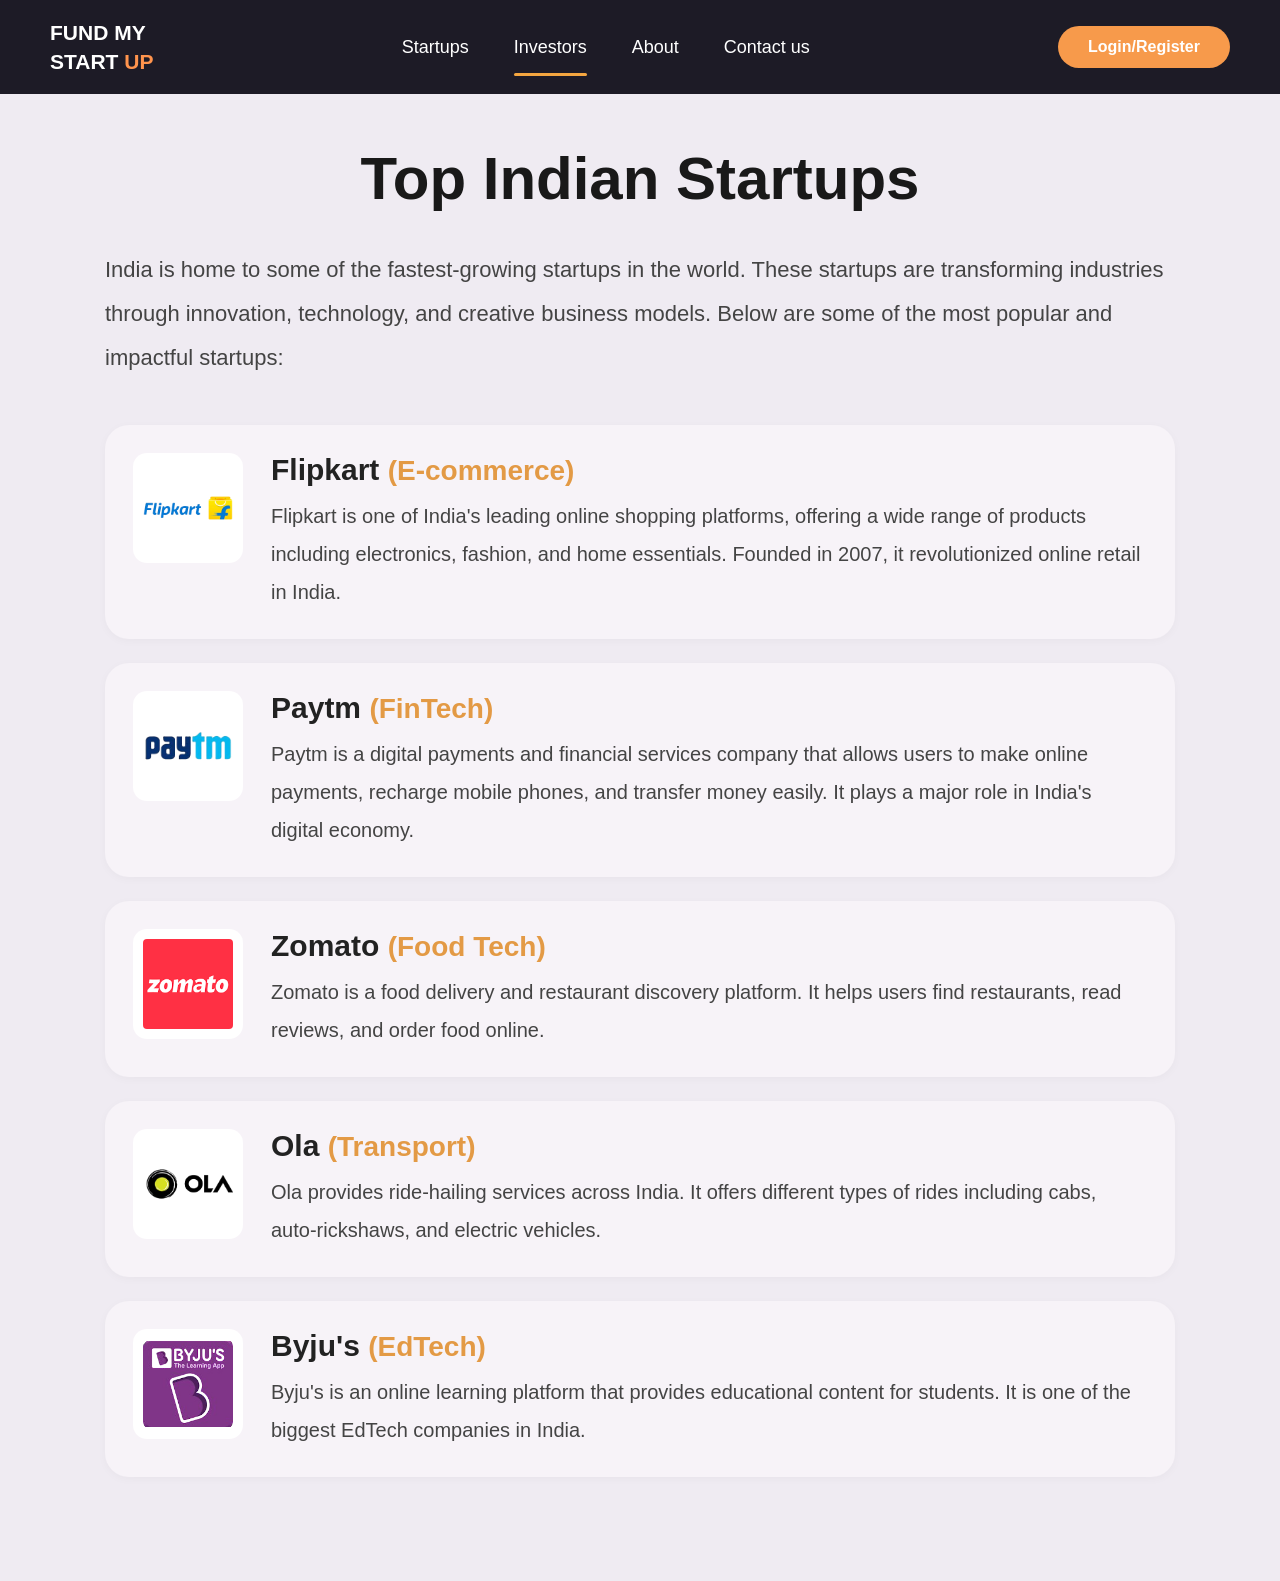
<file: frontend/startup.html>
<!-- investor.html -->

<!DOCTYPE html>
<html lang="en">
<head>
    <meta charset="UTF-8">
    <meta name="viewport" content="width=device-width, initial-scale=1.0">
    <title>Top Investors in India</title>

    <!-- CSS LINK -->
    <link rel="stylesheet" href="css/startup.css">
</head>

<body class="light-page">

<!-- ================= NAVBAR ================= -->

  <nav class="navbar">

     <!-- LOGO -->
        <div class="logo">
            <h2>FUND MY</h2>
            <h2>START <span>UP</span></h2>
        </div>

      <div class="nav-links">
        <a href="startups.html">Startups</a>
        <a href="investors.html" class="active">Investors</a>
        <a href="about.html">About</a>
        <a href="contact.html">Contact us</a>
        </div>

        <!-- LOGIN DROPDOWN -->

        <div class="dropdown">

            <button class="login-btn">
                Login/Register
            </button>

            <div class="dropdown-content">

                <a href="startup-register.html">
                    Register as Startup
                </a>

                <a href="investor-register.html">
                    Register as Investor
                </a>

                <a href="login.html">
                    Login
                </a>

            </div>

        </div>

  </nav>

  <!-- Main Section -->
  <section class="startup-section">

    <h1>Top Indian Startups</h1>

    <p class="intro-text">
      India is home to some of the fastest-growing startups in the world.
      These startups are transforming industries through innovation,
      technology, and creative business models. Below are some of the most
      popular and impactful startups:
    </p>


    <!-- Startup Cards -->

    <div class="startup-card">
      <img src="images/flipkart.png" alt="Flipkart">

      <div class="card-content">
        <h2>Flipkart <span>(E-commerce)</span></h2>

        <p>
          Flipkart is one of India's leading online shopping platforms,
          offering a wide range of products including electronics,
          fashion, and home essentials. Founded in 2007, it revolutionized
          online retail in India.
        </p>
      </div>
    </div>


    <div class="startup-card">
      <img src="images/paytm.png" alt="Paytm">

      <div class="card-content">
        <h2>Paytm <span>(FinTech)</span></h2>

        <p>
          Paytm is a digital payments and financial services company that
          allows users to make online payments, recharge mobile phones,
          and transfer money easily. It plays a major role in India's
          digital economy.
        </p>
      </div>
    </div>


    <div class="startup-card">
      <img src="images/zomato.png" alt="Zomato">

      <div class="card-content">
        <h2>Zomato <span>(Food Tech)</span></h2>

        <p>
          Zomato is a food delivery and restaurant discovery platform.
          It helps users find restaurants, read reviews, and order food online.
        </p>
      </div>
    </div>


    <div class="startup-card">
      <img src="images/ola.png" alt="Ola">

      <div class="card-content">
        <h2>Ola <span>(Transport)</span></h2>

        <p>
          Ola provides ride-hailing services across India. It offers
          different types of rides including cabs, auto-rickshaws,
          and electric vehicles.
        </p>
      </div>
    </div>


    <div class="startup-card">
      <img src="images/byjus.png" alt="Byjus">

      <div class="card-content">
        <h2>Byju's <span>(EdTech)</span></h2>

        <p>
          Byju's is an online learning platform that provides educational
          content for students. It is one of the biggest EdTech companies in India.
        </p>
      </div>
    </div>

  </section>


  <script src="js/script.js"></script>
</body>
</html>
</file>
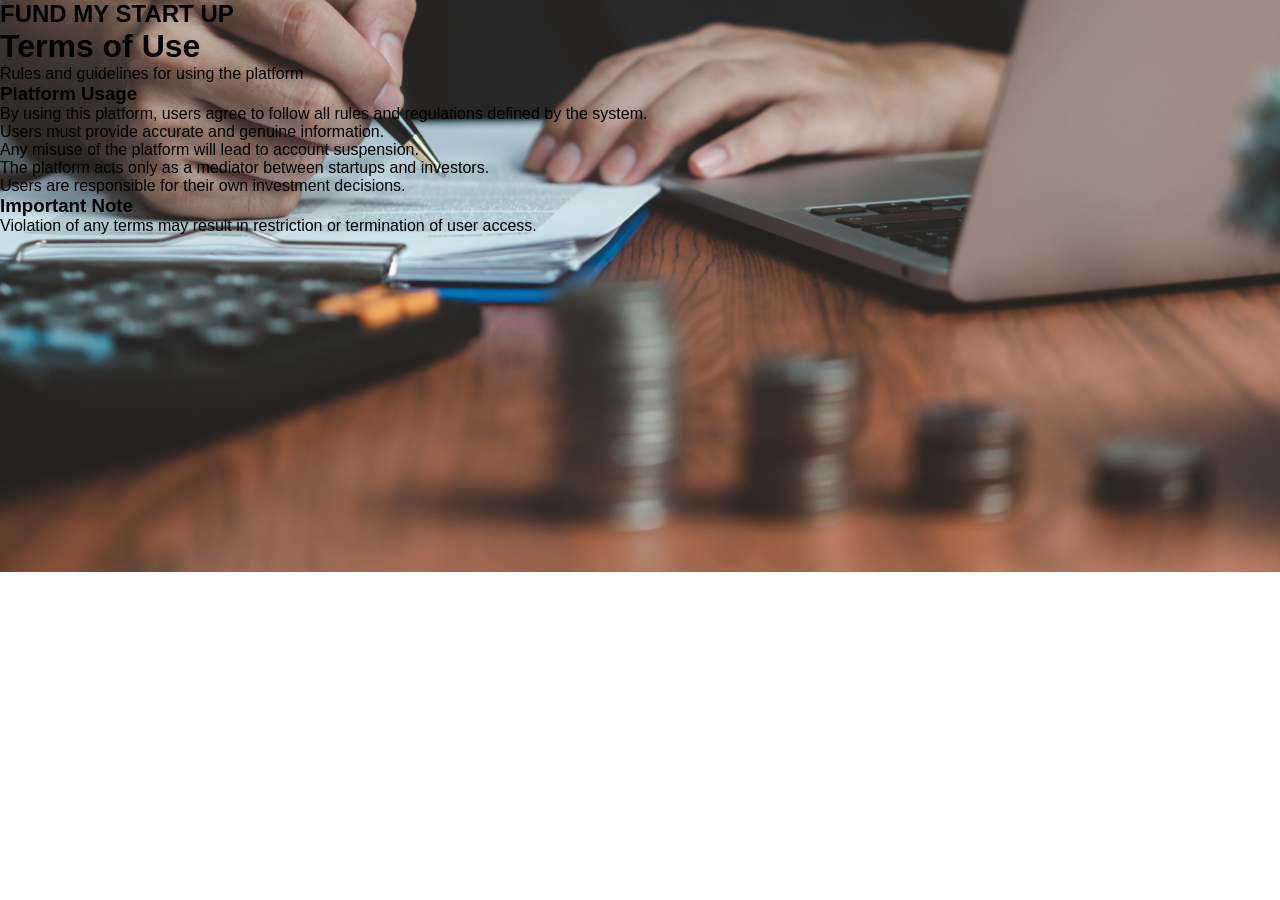
<file: frontend/terms.html>
<!DOCTYPE html>
<html lang="en">
<head>
    <meta charset="UTF-8">
    <title>Terms of Use</title>
    <link rel="stylesheet" href="css/style.css">
</head>

<body>

<!-- NAVBAR -->
<div class="navbar">
    <h2>FUND MY <span>START UP</span></h2>
</div>

<!-- HEADER -->
<div class="header">
    <h1>Terms of Use</h1>
    <p>Rules and guidelines for using the platform</p>
</div>

<!-- MAIN CONTENT -->
<div class="form-container">

    <h3>Platform Usage</h3>

    <p>
        By using this platform, users agree to follow all rules and regulations defined by the system.
    </p>

    <ul>
        <li>Users must provide accurate and genuine information.</li>
        <li>Any misuse of the platform will lead to account suspension.</li>
        <li>The platform acts only as a mediator between startups and investors.</li>
        <li>Users are responsible for their own investment decisions.</li>
    </ul>

    <h3>Important Note</h3>

    <p>
        Violation of any terms may result in restriction or termination of user access.
    </p>

</div>

</body>
</html>
</file>
<file: frontend/css/style.css>
*{
    margin:0;
    padding:0;
    box-sizing:border-box;
    font-family:'Poppins', sans-serif;
}

body{
    background-image:url("../images/bg.png");
    background-size:cover;
    background-position:center;
    background-repeat:no-repeat;
}

/* ================= MAIN CONTAINER ================= */

.main-container{
    width:86%;
    margin:24px auto;
    border:4px solid white;
    border-radius:24px;
    padding:24px 28px 45px;
}
/* ================= HEADER ================= */

header{
    display:flex;
    justify-content:space-between;
    align-items:center;
}

/* ================= LOGO ================= */

.logo h2{
    font-size:21px;
    line-height:29px;
    font-weight:700;
    color:#FFFFFF;
}

.logo span{
    color:#ff944d;
}

/* ================= NAVBAR ================= */

nav{
    display:flex;
    align-items:center;
    gap:38px;
    background:#fff;
    padding:12px 22px;
    border-radius:50px;
}

nav a{
    text-decoration:none;
    color:#000 !important;
    font-size:17px;
    font-weight:500;
}

nav a:hover{
    color:#f7934c !important;
}

.active{
    font-weight:700;
}

/* ================= LOGIN BUTTON ================= */

.login-btn{

    background:#f7934c;

    border:none;
    outline:none;

    padding:12px 32px;

    border-radius:35px;

    font-size:18px;
    font-weight:500;

    cursor:pointer;
}

/* ================= DROPDOWN ================= */

.dropdown{
    position:relative;
}

.dropdown-content{

    position:absolute;

    top:62px;
    right:0;

    width:240px;

    background:white;

    border-radius:12px;

    overflow:hidden;

    display:none;

    z-index:1000;
}

.dropdown-content a{

    display:block;

    padding:14px;

    color:black;

    border-bottom:1px solid #ddd;
}

.dropdown-content a:hover{
    background:#ff944d;
    color:white;
}

.dropdown:hover .dropdown-content{
    display:block;
}

/* ================= HERO ================= */

.hero{

    text-align:center;
    margin-top:85px;
    color:#FFFFFF;
}

.hero h1{
    font-size:64px;
    line-height:82px;
    font-weight:700;
}
.hero p{

    width:68%;

    margin:26px auto;

    font-size:22px;

    line-height:34px;

    font-weight:300;
}

.hero-btn{

    margin-top:12px;

    background:#f7934c;

    color:white;

    border:none;

    padding:18px 44px;

    border-radius:40px;

    font-size:28px;

    font-weight:700;

    cursor:pointer;

    transition:0.3s;
}

.hero-btn:hover{
    transform:scale(1.05);
}

/* ================= CATEGORIES ================= */

.categories{
    margin-top:75px;
    color:#FFFFFF;
}

.categories h2{

    font-size:44px;
    font-weight:700;

    margin-bottom:26px;
}

.cards{

    display:flex;

    justify-content:space-between;

    gap:20px;

    flex-wrap:nowrap;
}

/* ================= CARD ================= */

.card{

    width:220px;

    background:white;

    color:black;

    border-radius:4px;

    padding:14px;

    text-align:center;
}

.card img{

    width:100%;

    height:185px;

    object-fit:cover;
}

.card h3{

    margin-top:14px;

    font-size:18px;

    font-weight:700;
}

.card p{

    margin-top:10px;

    font-size:15px;

    line-height:23px;
}

.card a{

    display:inline-block;

    margin-top:10px;

    text-decoration:none;

    color:#0044cc;

    font-size:15px;
}

/* ================= EXPLORE CARD ================= */

.explore-card{
    width:220px;
}

.explore-grid{

    display:grid;

    grid-template-columns:1fr 1fr;

    gap:10px;
}

.explore-grid img{

    width:100%;

    height:78px;

    object-fit:cover;
}

.explore-card h4{

    margin-top:20px;

    color:#0044cc;

    font-size:20px;

    font-weight:500;
}

/* ================= FOOTER ================= */

footer{

    margin-top:40px;

    background:#111;

    padding:45px 10%;

    color:white;
}

.footer-container{

    display:flex;

    justify-content:space-between;

    flex-wrap:wrap;

    gap:40px;
}

/* HEADINGS */

.footer-box h3{

    color:white !important;

    font-size:26px;

    margin-bottom:20px;

    font-weight:700;
}

/* LINKS */

.footer-box a{

    display:block;

    color:white !important;

    text-decoration:none;

    margin-bottom:12px;

    font-size:18px;

    transition:0.3s;
}

.footer-box a:hover{
    color:#f7934c !important;
}

/* PARAGRAPH */

.footer-box p{

    color:white !important;

    font-size:18px;
}

/* SOCIAL ICONS */

.social-icons{

    display:flex;

    gap:14px;

    margin-bottom:16px;
}

.social-icons img{

    width:42px;

    height:42px;

    object-fit:contain;
}

/* COPYRIGHT */

.copyright{

    text-align:center;

    margin-top:35px;

    color:white !important;

    font-size:20px;
}

/* ================= SOCIAL ICONS ================= */

.social-icons{

    display:flex;

    gap:14px;

    margin-bottom:16px;
}

.social-icons img{

    width:42px;
    height:42px;

    cursor:pointer;
}

/* ================= COPYRIGHT ================= */

.copyright{

    text-align:center;

    margin-top:35px;

    font-size:20px;
}

/* ================= RESPONSIVE ================= */

@media(max-width:1100px){

    .hero h1{
        font-size:55px;
        line-height:75px;
    }

    .hero p{
        width:90%;
    }

    .cards{
        justify-content:center;
    }
}

@media(max-width:768px){

    .main-container{
        width:95%;
    }

    header{
        flex-direction:column;
        gap:20px;
    }

    nav{

        flex-wrap:wrap;

        justify-content:center;

        gap:18px;
    }

    .hero h1{

        font-size:42px;

        line-height:58px;
    }

    .hero p{

        width:100%;

        font-size:18px;
    }

    .hero-btn{

        font-size:20px;

        padding:14px 28px;
    }

    .categories h2{
        text-align:center;
    }

    .cards{
        justify-content:center;
    }

    .footer-container{

        flex-direction:column;

        text-align:center;
    }

    .social-icons{
        justify-content:center;
    }
}
</file>
<file: frontend/css/about.css>
/*About Us*/
*{
    margin:0;
    padding:0;
    box-sizing:border-box;
    font-family:'Poppins', sans-serif;
}


/* BODY */

body{
    background:#f3f3f3;
}


/* Navbar */
.navbar {
  width: 100%;
  background: #1d1b26;
  display: flex;
  justify-content: space-between;
  align-items: center;
  padding: 18px 50px;
  position: sticky;
  top: 0;
  z-index: 1000;
  color:#FFFFFF;
}
/* LOGO */

.logo h2{
    font-size:21px;
    line-height:29px;
    font-weight:700;
    color:#FFFFFF;
}
.logo span{
    color:#ff944d;
}

.nav-links {
  display: flex;
  list-style: none;
  gap: 45px;
}

.nav-links a {
  text-decoration: none;
  color: #ffffff;
  font-size: 18px;
  font-weight: 400;
  transition: 0.3s;
  position: relative;
}

.nav-links a:hover,
.nav-links .active {
  color: white;
}

.nav-links .active::after {
  content: "";
  position: absolute;
  left: 0;
  bottom: -18px;
  width: 100%;
  height: 3px;
  background: #f4a640;
  border-radius: 10px;
}
/* ================= LOGIN BUTTON ================= */

.login-btn{
    background:#f79a4b;
    color:white;

    border:none;
    outline:none;

    padding:12px 30px;

    border-radius:35px;

    font-size:16px;
    font-weight:600;

    cursor:pointer;

    transition:0.3s;
}

.login-btn:hover{
    background:#eb8834;
    transform:translateY(-2px);
}
/* ================= DROPDOWN ================= */

.dropdown{
    position:relative;
}

.dropdown-content{
    position:absolute;

    top:58px;
    right:0;

    width:240px;

    background:white;

    border-radius:12px;

    overflow:hidden;

    display:none;

    box-shadow:0 8px 20px rgba(0,0,0,0.15);

    z-index:999;
}

.dropdown-content a{
    display:block;

    padding:14px 18px;

    color:#222;

    text-decoration:none;

    border-bottom:1px solid #eee;

    transition:0.3s;
}

.dropdown-content a:hover{
    background:#f79a4b;
    color:white;
}

.dropdown:hover .dropdown-content{
    display:block;
}

/* ABOUT SECTION */

.about-section{
    width:100%;
    padding:40px 20px 80px;
}


/* HEADING */

.about-section h1{
    text-align:center;
    font-size:68px;
    font-weight:800;
    color:black;
}

.subtitle{
    text-align:center;
    font-size:22px;
    color:#555;
    margin-top:10px;
}


/* ABOUT CARD */

.about-card{
    width:70%;
    margin:40px auto 0;
    background:#d9d9dc;
    border-radius:24px;
    padding:50px 55px;
}


/* CONTENT */

.about-content h2{
    font-size:38px;
    color:black;
    margin-bottom:25px;
}

.about-content p{
    font-size:21px;
    line-height:42px;
    color:#222;
    margin-bottom:25px;
}


/* RESPONSIVE */

@media(max-width:992px){

    .about-card{
        width:90%;
        padding:35px;
    }

    .about-section h1{
        font-size:48px;
    }

    .about-content h2{
        font-size:30px;
    }

    .about-content p{
        font-size:18px;
        line-height:34px;
    }
}


@media(max-width:600px){

    .about-card{
        width:95%;
        padding:25px;
    }

    .about-section h1{
        font-size:38px;
    }

    .subtitle{
        font-size:18px;
    }

    .about-content h2{
        font-size:24px;
    }

    .about-content p{
        font-size:16px;
        line-height:30px;
    }
}
</file>
<file: frontend/css/startup-register.css>
/* ================= COMMON ================= */

*{
    margin:0;
    padding:0;
    box-sizing:border-box;
    font-family:'Poppins', sans-serif;
}

body{
    background:#f5f5f5;
    overflow-x:hidden;
}

/* ================= NAVBAR ================= */

/* Navbar */
.navbar {
  width: 100%;
  background: #1d1b26;
  display: flex;
  justify-content: space-between;
  align-items: center;
  padding: 18px 50px;
  position: sticky;
  top: 0;
  z-index: 1000;
  color:#FFFFFF;
}

.logo h2{
    font-size:21px;
    line-height:29px;
    font-weight:700;
    color:#FFFFFF;
}

.logo span{
    color:#ff944d;
}

.nav-links {
  display: flex;
  list-style: none;
  gap: 45px;
}

.nav-links a {
  text-decoration: none;
  color: #ffffff;
  font-size: 18px;
  font-weight: 400;
  transition: 0.3s;
  position: relative;
}

.nav-links a:hover,
.nav-links .active {
  color: white;
}

.nav-links .active::after {
  content: "";
  position: absolute;
  left: 0;
  bottom: -18px;
  width: 100%;
  height: 3px;
  background: #f4a640;
  border-radius: 10px;
}
/* ================= LOGIN BUTTON ================= */

.login-btn{
    background:#f79a4b;
    color:white;

    border:none;
    outline:none;

    padding:12px 30px;

    border-radius:35px;

    font-size:16px;
    font-weight:600;

    cursor:pointer;

    transition:0.3s;
}

.login-btn:hover{
    background:#eb8834;
    transform:translateY(-2px);
}

/* ================= DROPDOWN ================= */

.dropdown{
    position:relative;
}

.dropdown-content{
    position:absolute;

    top:58px;
    right:0;

    width:240px;

    background:white;

    border-radius:12px;

    overflow:hidden;

    display:none;

    box-shadow:0 8px 20px rgba(0,0,0,0.15);

    z-index:999;
}

.dropdown-content a{
    display:block;

    padding:14px 18px;

    color:#222;

    text-decoration:none;

    border-bottom:1px solid #eee;

    transition:0.3s;
}

.dropdown-content a:hover{
    background:#f79a4b;
    color:white;
}

.dropdown:hover .dropdown-content{
    display:block;
}

/* ================= HEADING ================= */

.register-heading{
    text-align:center;
    margin-top:25px;
}

.register-heading h1{
    font-size:68px;
    font-weight:800;
    color:#111;
}

.register-heading p{
    margin-top:10px;
    font-size:22px;
    color:#444;
}

/* ================= FORM CONTAINER ================= */

.register-container{
    width:82%;

    margin:30px auto 60px;

    background:#d9d9dc;

    border-radius:28px;

    padding:45px 70px;
}

/* ================= SECTION TITLES ================= */

.register-container h2{
    margin-top:28px;
    margin-bottom:18px;

    font-size:30px;
    font-weight:700;

    color:#111;
}

/* ================= GRID ================= */

.grid-2{
    display:grid;

    grid-template-columns:1fr 1fr;

    gap:28px 60px;
}

.grid-3{
    display:grid;

    grid-template-columns:1fr 1fr 1fr;

    gap:28px 40px;
}

/* ================= INPUTS ================= */

input,
select,
textarea{
    color:#666;
    width:100%;

    padding:18px;

    border:1.8px solid #222;

    border-radius:15px;

    font-size:17px;

    outline:none;

    background:#f9f9f9;

    transition:0.3s;
}

input:focus,
select:focus,
textarea:focus{
    border-color:#f79a4b;
    box-shadow:0 0 0 3px rgba(247,154,75,0.15);
}

textarea{
    height:110px;
    resize:none;
}

.single-input{
    width:44%;
    margin-top:18px;
}
.funding-box{

    width:58%;
}


/* ================= UPLOAD BOX ================= */

.upload-box{
    margin-bottom:18px;
}

.upload-box label{
    background:#f9f9f9;

    border:1.8px solid #222;

    padding:16px 18px;

    border-radius:15px;

    font-size:17px;

    color:#444;

    display:flex;
    justify-content:space-between;
    align-items:center;

    cursor:pointer;

    transition:0.3s;
}

.upload-box label:hover{
    border-color:#f79a4b;
}

.upload-box i{
    font-size:22px;
}

.upload-box input{
    display:none;
}

/* ================= NOTES ================= */

.note{
    margin-top:8px;
    font-size:15px;
    color:#555;
}

.security-text{
    margin-top:12px;
    font-size:18px;
    color:#222;
}

/* ================= CHECKBOX ================= */

.checkbox-area{
    margin-top:22px;

    display:flex;
    justify-content:center;
    align-items:center;

    gap:10px;
}

.checkbox-area input{
    width:18px;
    height:18px;
}

.checkbox-area p{
    font-size:18px;
}

/* ================= BUTTON ================= */

.submit-btn{
    display:block;

    margin:35px auto 0;

    background:#f79a4b;

    color:white;

    border:none;

    padding:16px 45px;

    border-radius:12px;

    font-size:24px;
    font-weight:700;

    cursor:pointer;

    transition:0.3s;
}

.submit-btn:hover{
    background:#eb8834;
    transform:scale(1.03);
}

/* ================= RESPONSIVE ================= */

@media(max-width:1100px){

    .register-container{
        width:92%;
        padding:35px;
    }

    .register-heading h1{
        font-size:52px;
    }

    .grid-2,
    .grid-3{
        grid-template-columns:1fr;
    }

    .single-input{
        width:100%;
    }
}

@media(max-width:900px){

    .navbar{
        flex-direction:column;
        gap:20px;
        padding:20px;
    }

    .nav-links{
        flex-wrap:wrap;
        justify-content:center;
        gap:20px;
    }

    .register-heading h1{
        font-size:45px;
    }

    .register-heading p{
        font-size:18px;
    }
}

@media(max-width:768px){

    .register-container{
        padding:25px;
    }

    .register-container h2{
        font-size:24px;
    }

    input,
    select,
    textarea{
        padding:15px;
        font-size:15px;
    }

    .submit-btn{
        width:100%;
        font-size:20px;
    }

    .checkbox-area{
        flex-direction:column;
        text-align:center;
    }
}
</file>
<file: frontend/css/investor.css>
*{
  margin:0;
  padding:0;
  box-sizing:border-box;
  font-family:'Poppins',sans-serif;
}

body{
  background:#e8d7ef;
  overflow-x:hidden;
}

/* ================= NAVBAR ================= */

.navbar {
  width: 100%;
  background: #000000;
  display: flex;
  justify-content: space-between;
  align-items: center;
  padding: 18px 50px;
  position: sticky;
  top: 0;
  z-index: 1000;
  color:#FFFFFF;
}

.logo{
  color:#fff;
  font-weight:700;
  font-size:17px;
  line-height:22px;
  letter-spacing:1px;
}
.logo span{
    color:#ff944d;
}

.nav-links{
  display:flex;
  align-items:center;
  gap:48px;
  margin-left:-40px;
}

.nav-links a{
  text-decoration:none;
  color:#e9e9e9;
  font-size:18px;
  font-weight:400;
  position:relative;
}

.nav-links a.active{
  font-weight:600;
  color:#fff;
}

.nav-links a.active::after{
  content:'';
  position:absolute;
  left:0;
  bottom:-16px;
  width:100%;
  height:3px;
  background:#d48a63;
  border-radius:5px;
}

.login-btn{
    background:#f79a4b;
    color:white;

    border:none;
    outline:none;

    padding:12px 30px;

    border-radius:35px;

    font-size:16px;
    font-weight:600;

    cursor:pointer;

    transition:0.3s;
}

.login-btn:hover{
    background:#eb8834;
    transform:translateY(-2px);
}
.dropdown{
    position:relative;
}

.dropdown-content{
    position:absolute;

    top:58px;
    right:0;

    width:240px;

    background:white;

    border-radius:12px;

    overflow:hidden;

    display:none;

    box-shadow:0 8px 20px rgba(0,0,0,0.15);

    z-index:999;
}

.dropdown-content a{
    display:block;

    padding:14px 18px;

    color:#222;

    text-decoration:none;

    border-bottom:1px solid #eee;

    transition:0.3s;
}

.dropdown-content a:hover{
    background:#f79a4b;
    color:white;
}

.dropdown:hover .dropdown-content{
    display:block;
}

/* ================= MAIN ================= */

.container{
  width:92%;
  margin:45px auto 60px;
}

.title{
  text-align:center;
  font-size:62px;
  color:#24172d;
  font-family:'Playfair Display',serif;
  font-weight:600;
  margin-bottom:32px;
}

.subtitle{
  width:92%;
  margin:auto;
  color:#1d1d1d;
  font-size:22px;
  line-height:48px;
  font-weight:400;
  margin-bottom:32px;
}

/* ================= CARD ================= */

.card{
  width:100%;
  background:#efe5f0;
  border-radius:22px;
  padding:26px 28px;
  display:flex;
  align-items:center;
  gap:26px;
  margin-bottom:18px;
  box-shadow:0 2px 5px rgba(0,0,0,0.04);
}

.card img{
  width:115px;
  height:115px;
  object-fit:cover;
  border-radius:14px;
}

.logo-img{
  width:130px !important;
  height:auto !important;
  border-radius:0 !important;
  object-fit:contain !important;
}

.card-content h2{
  font-size:24px;
  color:#111;
  font-weight:700;
  margin-bottom:8px;
}

.card-content h2 span{
  color:#a16d53;
  font-weight:400;
}

.card-content p{
  font-size:18px;
  color:#242424;
  line-height:42px;
  max-width:1100px;
}

/* Decorative star */

.star{
  position:fixed;
  right:22px;
  bottom:22px;
  font-size:58px;
  color:#fff;
  opacity:0.8;
}

/* ================= RESPONSIVE ================= */

@media(max-width:900px){

  .navbar{
    flex-direction:column;
    height:auto;
    padding:20px;
    gap:20px;
  }

  .nav-links{
    gap:20px;
    flex-wrap:wrap;
    justify-content:center;
    margin-left:0;
  }

  .title{
    font-size:42px;
  }

  .subtitle{
    font-size:18px;
    line-height:34px;
  }

  .card{
    flex-direction:column;
    align-items:flex-start;
  }

  .card-content p{
    line-height:32px;
  }
}
</file>
<file: frontend/css/login.css>
body.light-page{
    margin:0;
    font-family:Arial, sans-serif;
    background:#efe3ff;
}


/* ================= NAVBAR ================= */

.navbar{
    background:#10182f;
    display:flex;
    justify-content:space-between;
    align-items:center;
    padding:18px 40px;
}

.logo{
    color:white;
    font-size:20px;
    font-weight:bold;
    line-height:28px;
}

.logo span{
    color:#ff8c42;
}

nav{
    display:flex;
    align-items:center;
    gap:40px;
}

nav a{
    text-decoration:none;
    color:white;
    font-size:18px;
}

nav a.active{
    border-bottom:3px solid #ff8c42;
    padding-bottom:8px;
}


/* ================= DROPDOWN ================= */

.dropdown{
    position:relative;
}

.login-btn{
    background:#ff8c42;
    border:none;
    color:white;
    padding:12px 24px;
    border-radius:25px;
    font-size:16px;
    cursor:pointer;
}

.dropdown-content{
    display:none;
    position:absolute;
    right:0;
    top:55px;
    background:white;
    width:230px;
    border-radius:10px;
    overflow:hidden;
    box-shadow:0 5px 20px rgba(0,0,0,0.2);
}

.dropdown-content a{
    display:block;
    padding:14px;
    color:black;
    text-decoration:none;
}

.dropdown-content a:hover{
    background:#f3f3f3;
}

.dropdown:hover .dropdown-content{
    display:block;
}


/* ================= PAGE ================= */

.investor-page{
    width:90%;
    margin:auto;
    padding:60px 0;
}

.investor-page h1{
    text-align:center;
    font-size:55px;
    color:#231942;
    margin-bottom:30px;
}

.top-text{
    text-align:center;
    font-size:21px;
    line-height:40px;
    width:90%;
    margin:auto;
    color:#222;
    margin-bottom:50px;
}


/* ================= INVESTOR CARD ================= */

.investor-card{
    background:#f6efff;
    border-radius:25px;
    padding:25px;
    display:flex;
    align-items:center;
    gap:30px;
    margin-bottom:30px;

    box-shadow:0 5px 15px rgba(0,0,0,0.08);
}

.investor-card img{
    width:120px;
    height:120px;
    object-fit:contain;
    border-radius:12px;
    background:white;
    padding:10px;
}

.investor-content h2{
    margin:0;
    font-size:42px;
    color:#111;
}

.investor-content span{
    color:#b7774f;
    font-size:32px;
    font-weight:normal;
}

.investor-content p{
    font-size:24px;
    line-height:42px;
    color:#222;
    margin-top:15px;
}


/* ================= RESPONSIVE ================= */

@media(max-width:900px){

    .navbar{
        flex-direction:column;
        gap:20px;
    }

    nav{
        flex-wrap:wrap;
        justify-content:center;
    }

    .investor-card{
        flex-direction:column;
        text-align:center;
    }

    .investor-content h2{
        font-size:30px;
    }

    .investor-content span{
        font-size:22px;
    }

    .investor-content p{
        font-size:18px;
        line-height:30px;
    }

    .investor-page h1{
        font-size:40px;
    }

}
</file>
<file: frontend/css/startup.css>
/*startup*/
* {
  margin: 0;
  padding: 0;
  box-sizing: border-box;
}

body {
  font-family: 'Poppins', sans-serif;
  background: #efebf2;
  color: #222;
}


/* Navbar */
.navbar {
  width: 100%;
  background: #1d1b26;
  display: flex;
  justify-content: space-between;
  align-items: center;
  padding: 18px 50px;
  position: sticky;
  top: 0;
  z-index: 1000;
  color:#FFFFFF;
}

.logo h2{
    font-size:21px;
    line-height:29px;
    font-weight:700;
    color:#FFFFFF;
}

.logo span{
    color:#ff944d;
}

.nav-links {
  display: flex;
  list-style: none;
  gap: 45px;
}

.nav-links a {
  text-decoration: none;
  color: #ffffff;
  font-size: 18px;
  font-weight: 400;
  transition: 0.3s;
  position: relative;
}

.nav-links a:hover,
.nav-links .active {
  color: white;
}

.nav-links .active::after {
  content: "";
  position: absolute;
  left: 0;
  bottom: -18px;
  width: 100%;
  height: 3px;
  background: #f4a640;
  border-radius: 10px;
}

/* ================= LOGIN BUTTON ================= */

.login-btn{
    background:#f79a4b;
    color:white;

    border:none;
    outline:none;

    padding:12px 30px;

    border-radius:35px;

    font-size:16px;
    font-weight:600;

    cursor:pointer;

    transition:0.3s;
}

.login-btn:hover{
    background:#eb8834;
    transform:translateY(-2px);
}

/* ================= DROPDOWN ================= */

.dropdown{
    position:relative;
}

.dropdown-content{
    position:absolute;

    top:58px;
    right:0;

    width:240px;

    background:white;

    border-radius:12px;

    overflow:hidden;

    display:none;

    box-shadow:0 8px 20px rgba(0,0,0,0.15);

    z-index:999;
}

.dropdown-content a{
    display:block;

    padding:14px 18px;

    color:#222;

    text-decoration:none;

    border-bottom:1px solid #eee;

    transition:0.3s;
}

.dropdown-content a:hover{
    background:#f79a4b;
    color:white;
}

.dropdown:hover .dropdown-content{
    display:block;
}

/* Main Section */
.startup-section {
  max-width: 1150px;
  margin: auto;
  padding: 50px 40px 80px;
}

.startup-section h1 {
  text-align: center;
  font-size: 60px;
  font-weight: 700;
  margin-bottom: 35px;
  color: #191919;
}

.intro-text {
  font-size: 22px;
  line-height: 2;
  color: #444;
  margin-bottom: 45px;
}


/* Startup Cards */
.startup-card {
  background: #f7f3f8;
  border-radius: 24px;
  padding: 28px;
  display: flex;
  align-items: flex-start;
  gap: 28px;
  margin-bottom: 24px;
  box-shadow: 0 2px 10px rgba(0,0,0,0.03);
}

.startup-card img {
  width: 110px;
  height: 110px;
  object-fit: contain;
  border-radius: 14px;
  background: white;
  padding: 10px;
}

.card-content h2 {
  font-size: 30px;
  margin-bottom: 10px;
  font-weight: 700;
}

.card-content h2 span {
  color: #e39a45;
  font-size: 28px;
  font-weight: 600;
}

.card-content p {
  font-size: 20px;
  line-height: 1.9;
  color: #444;
}


/* Responsive */
@media (max-width: 992px) {

  .navbar {
    flex-direction: column;
    gap: 20px;
    padding: 20px;
  }

  .nav-links {
    gap: 20px;
    flex-wrap: wrap;
    justify-content: center;
  }

  .startup-section h1 {
    font-size: 42px;
  }

  .intro-text {
    font-size: 18px;
  }

  .startup-card {
    flex-direction: column;
    align-items: center;
    text-align: center;
  }

  .card-content h2 {
    font-size: 26px;
  }

  .card-content h2 span {
    font-size: 24px;
  }

  .card-content p {
    font-size: 17px;
  }
}


@media (max-width: 600px) {

  .startup-section {
    padding: 40px 20px 70px;
  }

  .startup-section h1 {
    font-size: 34px;
  }

  .intro-text {
    font-size: 16px;
    line-height: 1.8;
  }

  .nav-links a,
  .login-btn a {
    font-size: 16px;
  }

  .card-content h2 {
    font-size: 22px;
  }

  .card-content h2 span {
    font-size: 20px;
  }

  .startup-card img {
    width: 90px;
    height: 90px;
  }
}
</file>
